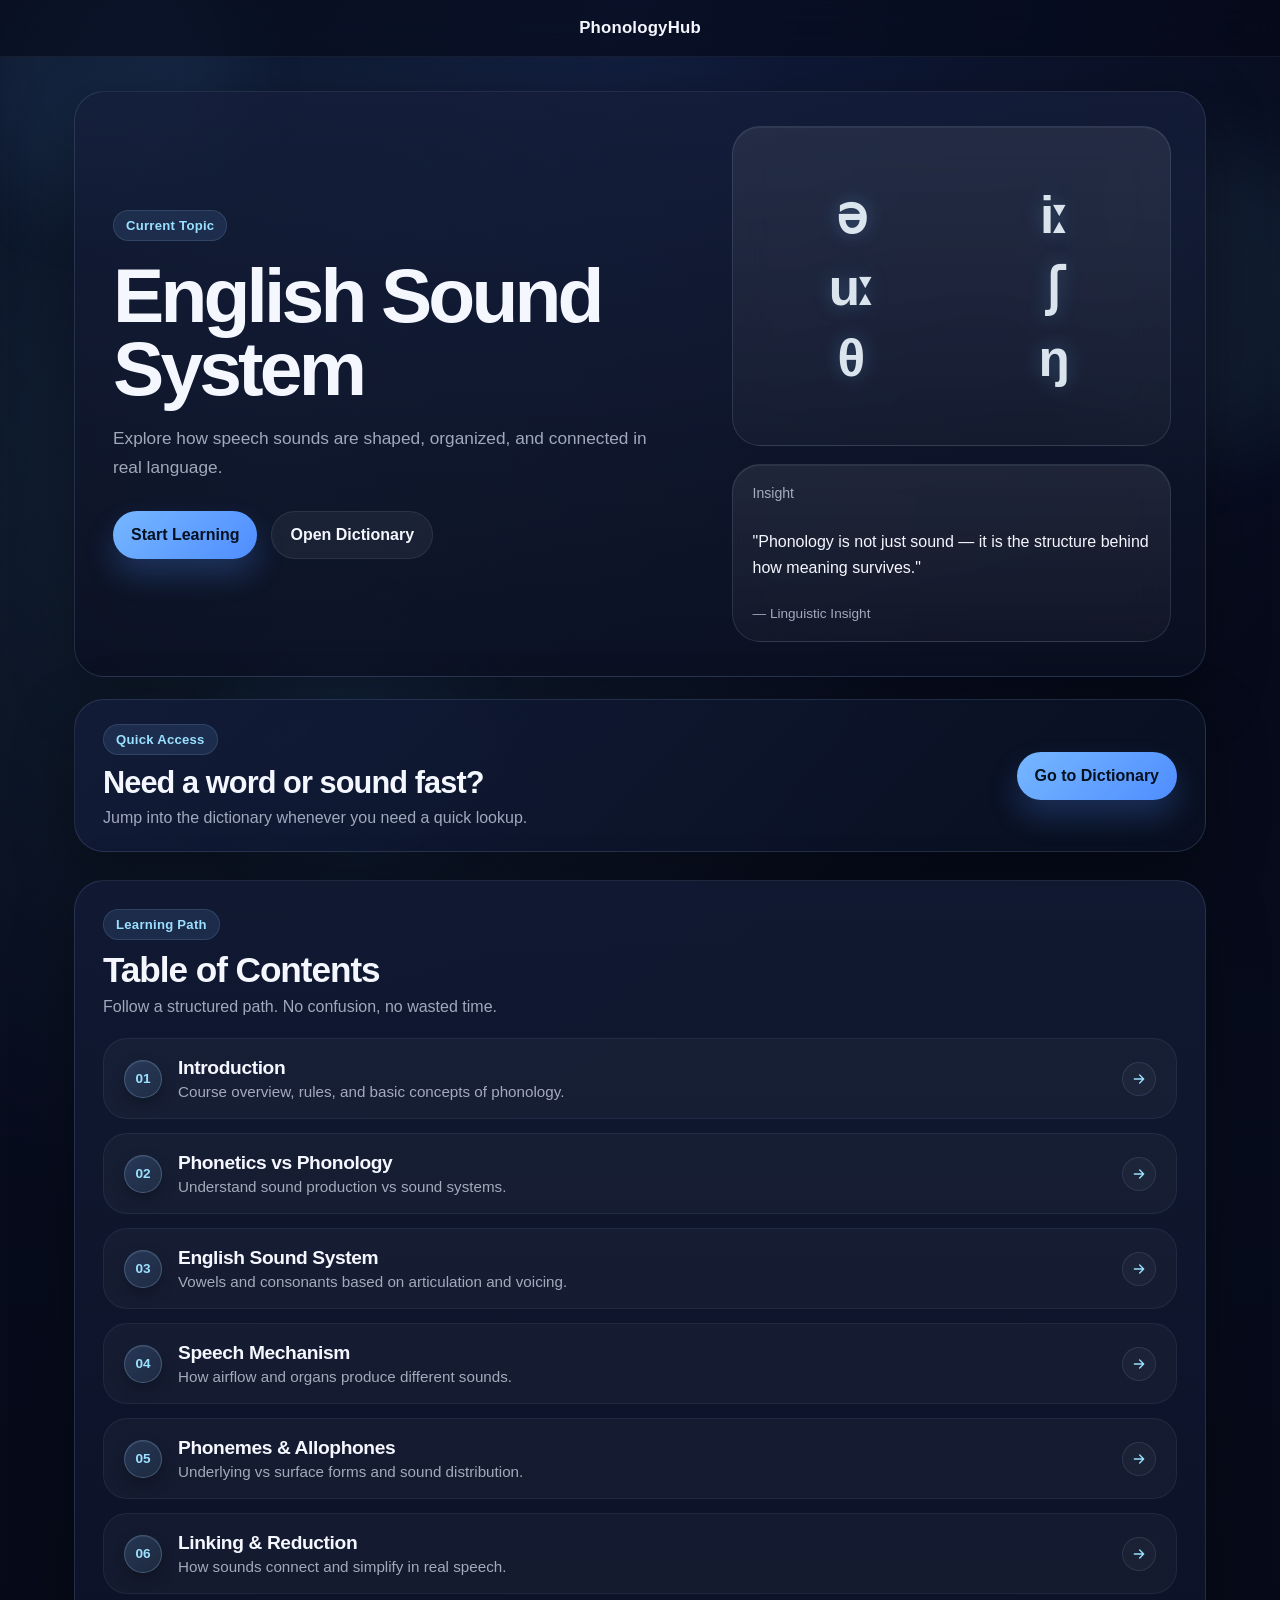
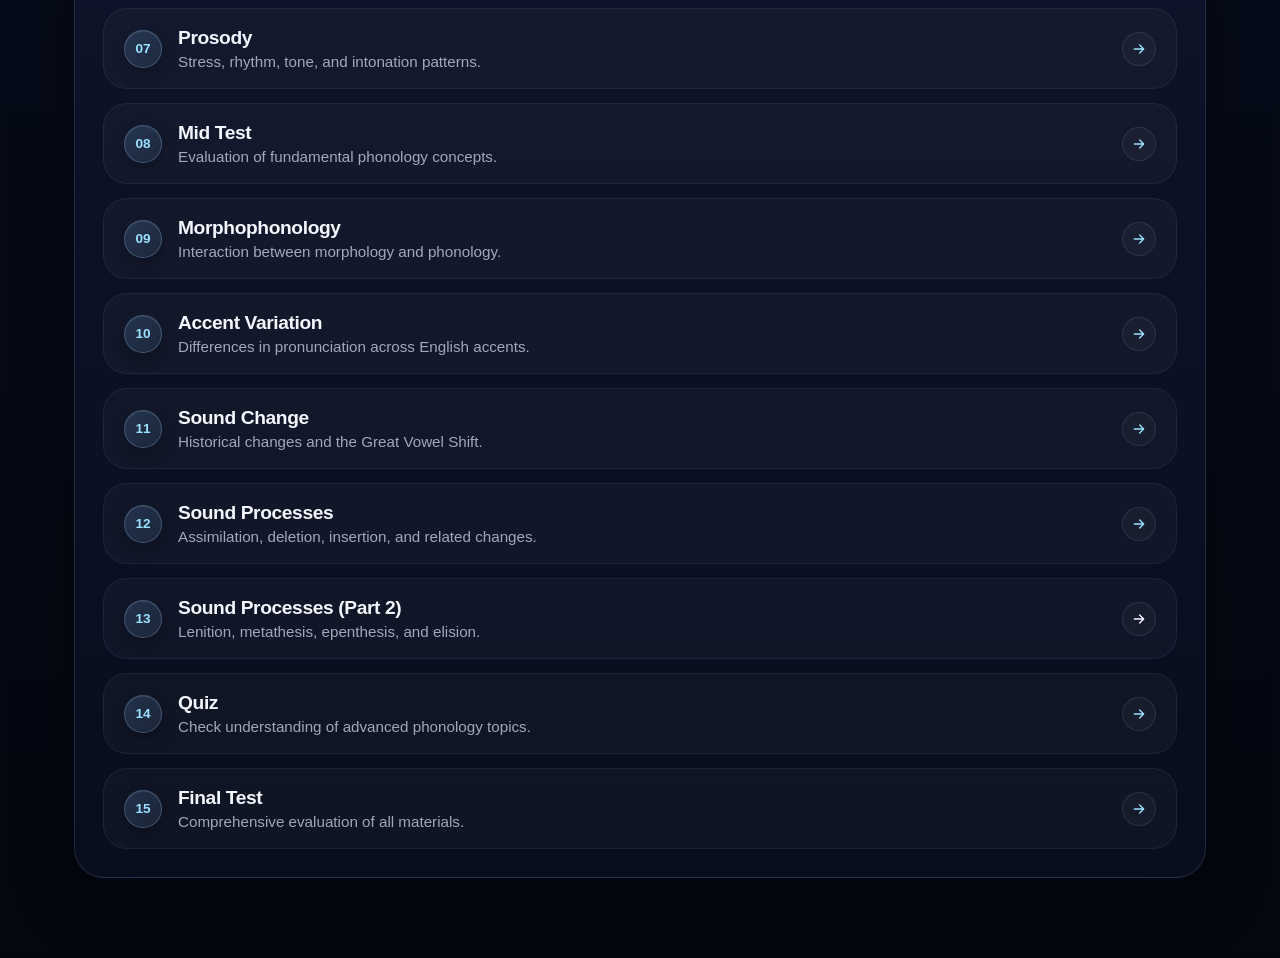
<file: index.html>
<!DOCTYPE html>
<html lang="en">
<head>
  <meta charset="UTF-8" />
  <meta name="viewport" content="width=device-width, initial-scale=1.0" />
  <title>PhonologyHub</title>
  <link rel="stylesheet" href="css/style.css" />
</head>
<body>
  <div class="bg-orb orb-1"></div>
  <div class="bg-orb orb-2"></div>
  <div class="bg-orb orb-3"></div>

  <header class="navbar">
  <div class="nav-content">
    <a class="logo" href="#">PhonologyHub</a>
  </div>
</header>

  <main class="page">
    <section class="hero-card reveal" id="topic">
      <div class="hero-copy">
        <span class="eyebrow">Current Topic</span>
        <h1>English Sound System</h1>
        <p>
          Explore how speech sounds are shaped, organized, and connected in real language.
        </p>

        <div class="hero-actions">
          <a class="btn btn-primary" href="#roadmap">Start Learning</a>
          <a class="btn btn-secondary" href="#dictionary-cta">Open Dictionary</a>
        </div>
      </div>

      <div class="hero-visual" aria-hidden="true">
        <div class="glass-panel ipa-panel">
          <span>ə</span>
          <span>iː</span>
          <span>uː</span>
          <span>ʃ</span>
          <span>θ</span>
          <span>ŋ</span>
        </div>
        <div class="glass-panel quote-panel">
  <div class="mini-label">Insight</div>
  <p class="quote-text">Loading insight...</p>
  <span class="quote-author"></span>
</div>
      </div>
    </section>

    <section class="cta-strip reveal" id="dictionary-cta">
      <div>
        <span class="eyebrow">Quick Access</span>
        <h2>Need a word or sound fast?</h2>
        <p>Jump into the dictionary whenever you need a quick lookup.</p>
      </div>
      <a class="btn btn-primary" href="#">Go to Dictionary</a>
    </section>

    <section class="toc-section reveal" id="roadmap">
  <div class="toc-header">
    <span class="eyebrow">Learning Path</span>
    <h2>Table of Contents</h2>
    <p>Follow a structured path. No confusion, no wasted time.</p>
  </div>

  <div class="toc-list">

  <a href="toc/one.html" class="toc-item">
    <div class="toc-left">
      <span class="toc-num">01</span>
      <div>
        <h3>Introduction</h3>
        <p>Course overview, rules, and basic concepts of phonology.</p>
      </div>
    </div>
   <span class="toc-arrow">
  <svg viewBox="0 0 24 24" fill="none">
    <path d="M5 12H19M19 12L13 6M19 12L13 18"/>
  </svg>
</span>
  </a>

  <a href="toc/two.html" class="toc-item">
    <div class="toc-left">
      <span class="toc-num">02</span>
      <div>
        <h3>Phonetics vs Phonology</h3>
        <p>Understand sound production vs sound systems.</p>
      </div>
    </div>
    <span class="toc-arrow">
  <svg viewBox="0 0 24 24" fill="none">
    <path d="M5 12H19M19 12L13 6M19 12L13 18"/>
  </svg>
</span>
  </a>

  <a href="toc/three.html" class="toc-item">
    <div class="toc-left">
      <span class="toc-num">03</span>
      <div>
        <h3>English Sound System</h3>
        <p>Vowels and consonants based on articulation and voicing.</p>
      </div>
    </div>
   <span class="toc-arrow">
  <svg viewBox="0 0 24 24" fill="none">
    <path d="M5 12H19M19 12L13 6M19 12L13 18"/>
  </svg>
</span>
  </a>

  <a href="toc/four.html" class="toc-item">
    <div class="toc-left">
      <span class="toc-num">04</span>
      <div>
        <h3>Speech Mechanism</h3>
        <p>How airflow and organs produce different sounds.</p>
      </div>
    </div>
    <span class="toc-arrow">
  <svg viewBox="0 0 24 24" fill="none">
    <path d="M5 12H19M19 12L13 6M19 12L13 18"/>
  </svg>
</span>
  </a>

  <a href="toc/five.html" class="toc-item">
    <div class="toc-left">
      <span class="toc-num">05</span>
      <div>
        <h3>Phonemes & Allophones</h3>
        <p>Underlying vs surface forms and sound distribution.</p>
      </div>
    </div>
    <span class="toc-arrow">
  <svg viewBox="0 0 24 24" fill="none">
    <path d="M5 12H19M19 12L13 6M19 12L13 18"/>
  </svg>
</span>
  </a>

  <a href="toc/six.html" class="toc-item">
    <div class="toc-left">
      <span class="toc-num">06</span>
      <div>
        <h3>Linking & Reduction</h3>
        <p>How sounds connect and simplify in real speech.</p>
      </div>
    </div>
    <span class="toc-arrow">
  <svg viewBox="0 0 24 24" fill="none">
    <path d="M5 12H19M19 12L13 6M19 12L13 18"/>
  </svg>
</span>
  </a>

  <a href="toc/seven.html" class="toc-item">
    <div class="toc-left">
      <span class="toc-num">07</span>
      <div>
        <h3>Prosody</h3>
        <p>Stress, rhythm, tone, and intonation patterns.</p>
      </div>
    </div>
    <span class="toc-arrow">
  <svg viewBox="0 0 24 24" fill="none">
    <path d="M5 12H19M19 12L13 6M19 12L13 18"/>
  </svg>
</span>
  </a>

  <a href="toc/eight.html" class="toc-item">
    <div class="toc-left">
      <span class="toc-num">08</span>
      <div>
        <h3>Mid Test</h3>
        <p>Evaluation of fundamental phonology concepts.</p>
      </div>
    </div>
    <span class="toc-arrow">
  <svg viewBox="0 0 24 24" fill="none">
    <path d="M5 12H19M19 12L13 6M19 12L13 18"/>
  </svg>
</span>
  </a>

  <a href="toc/nine.html" class="toc-item">
    <div class="toc-left">
      <span class="toc-num">09</span>
      <div>
        <h3>Morphophonology</h3>
        <p>Interaction between morphology and phonology.</p>
      </div>
    </div>
    <span class="toc-arrow">
  <svg viewBox="0 0 24 24" fill="none">
    <path d="M5 12H19M19 12L13 6M19 12L13 18"/>
  </svg>
</span>
  </a>

  <a href="toc/ten.html" class="toc-item">
    <div class="toc-left">
      <span class="toc-num">10</span>
      <div>
        <h3>Accent Variation</h3>
        <p>Differences in pronunciation across English accents.</p>
      </div>
    </div>
    <span class="toc-arrow">
  <svg viewBox="0 0 24 24" fill="none">
    <path d="M5 12H19M19 12L13 6M19 12L13 18"/>
  </svg>
</span>
  </a>

  <a href="toc/eleven.html" class="toc-item">
    <div class="toc-left">
      <span class="toc-num">11</span>
      <div>
        <h3>Sound Change</h3>
        <p>Historical changes and the Great Vowel Shift.</p>
      </div>
    </div>
    <span class="toc-arrow">
  <svg viewBox="0 0 24 24" fill="none">
    <path d="M5 12H19M19 12L13 6M19 12L13 18"/>
  </svg>
</span>
  </a>

  <a href="toc/twelve.html" class="toc-item">
    <div class="toc-left">
      <span class="toc-num">12</span>
      <div>
        <h3>Sound Processes</h3>
        <p>Assimilation, deletion, insertion, and related changes.</p>
      </div>
    </div>
    <span class="toc-arrow">
  <svg viewBox="0 0 24 24" fill="none">
    <path d="M5 12H19M19 12L13 6M19 12L13 18"/>
  </svg>
</span>
  </a>

  <a href="toc/thirteen.html" class="toc-item">
  <div class="toc-left">
    <span class="toc-num">13</span>
    <div>
      <h3>Sound Processes (Part 2)</h3>
      <p>Lenition, metathesis, epenthesis, and elision.</p>
    </div>
  </div>
  <span class="toc-arrow">
    <svg viewBox="0 0 24 24" fill="none">
      <path d="M5 12H19M19 12L13 6M19 12L13 18" stroke="currentColor" stroke-width="2" stroke-linecap="round" stroke-linejoin="round"/>
    </svg>
  </span>
</a>

  <a href="toc/fourteen.html" class="toc-item">
    <div class="toc-left">
      <span class="toc-num">14</span>
      <div>
        <h3>Quiz</h3>
        <p>Check understanding of advanced phonology topics.</p>
      </div>
    </div>
    <span class="toc-arrow">
  <svg viewBox="0 0 24 24" fill="none">
    <path d="M5 12H19M19 12L13 6M19 12L13 18"/>
  </svg>
</span>
  </a>

  <a href="toc/fifteen.html" class="toc-item">
    <div class="toc-left">
      <span class="toc-num">15</span>
      <div>
        <h3>Final Test</h3>
        <p>Comprehensive evaluation of all materials.</p>
      </div>
    </div>
    <span class="toc-arrow">
  <svg viewBox="0 0 24 24" fill="none">
    <path d="M5 12H19M19 12L13 6M19 12L13 18"/>
  </svg>
</span>
  </a>

</div>
</section>
  </main>

  <script src="js/script.js"></script>
</body>
</html>
</file>
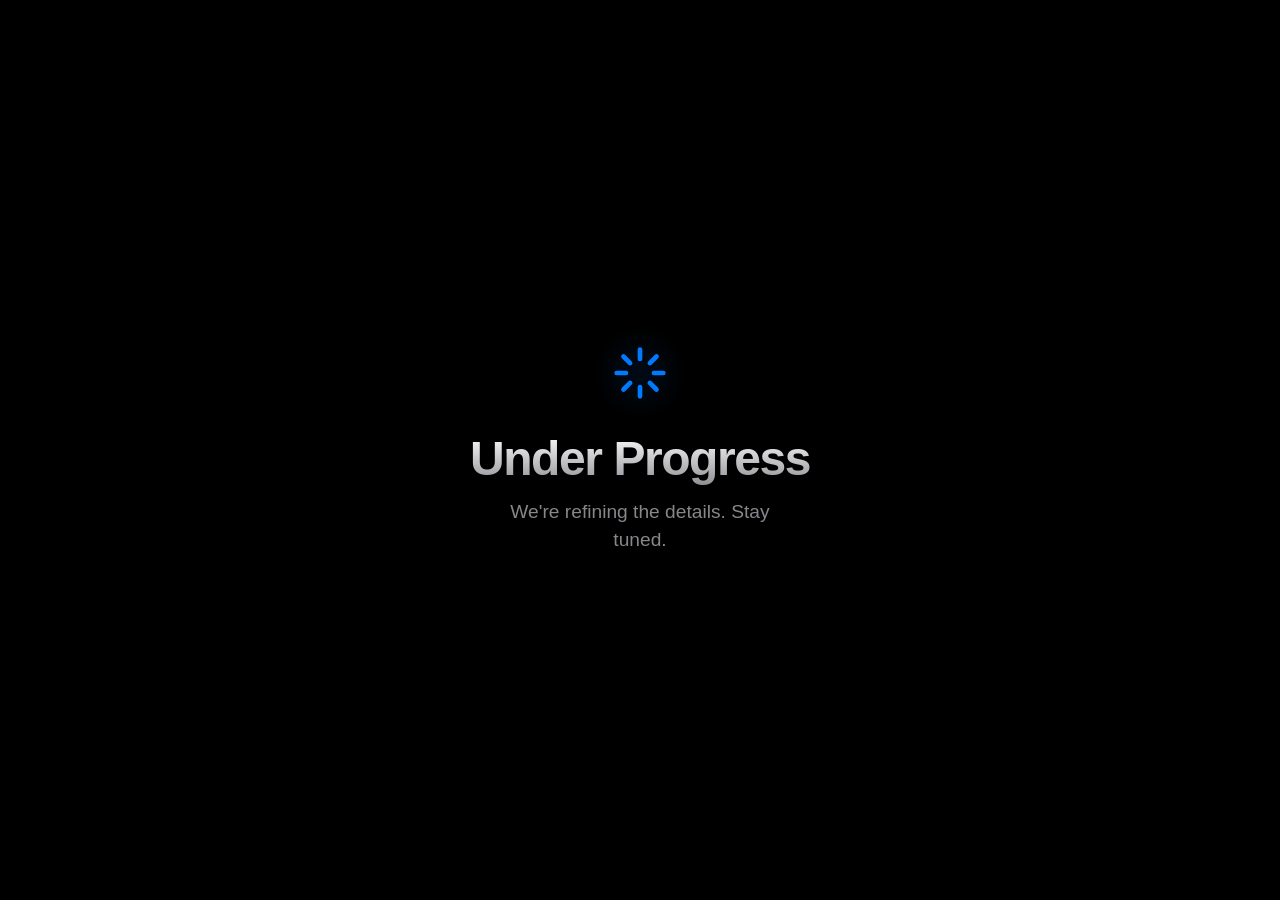
<file: toc/eight.html>
<!DOCTYPE html>
<html lang="en">
<head>
  <meta charset="UTF-8">
  <meta name="viewport" content="width=device-width, initial-scale=1.0">
  <title>Under Progress</title>
  <link rel="stylesheet" href="../css/toc/under-progress.css">
</head>
<body>

  <div class="container">
    <div class="icon-wrapper">
      <svg class="progress-svg" viewBox="0 0 24 24" fill="none" xmlns="http://www.w3.org/2000/svg">
        <path d="M12 2V6M12 18V22M4.93 4.93L7.76 7.76M16.24 16.24L19.07 19.07M2 12H6M18 12H22M4.93 19.07L7.76 16.24M16.24 7.76L19.07 4.93" 
          stroke="currentColor" 
          stroke-width="2" 
          stroke-linecap="round" 
          stroke-linejoin="round"/>
      </svg>
    </div>
    
    <h1 class="status-text">Under Progress</h1>
    <p class="sub-text">We're refining the details. Stay tuned.</p>
  </div>

</body>
</html>
</file>
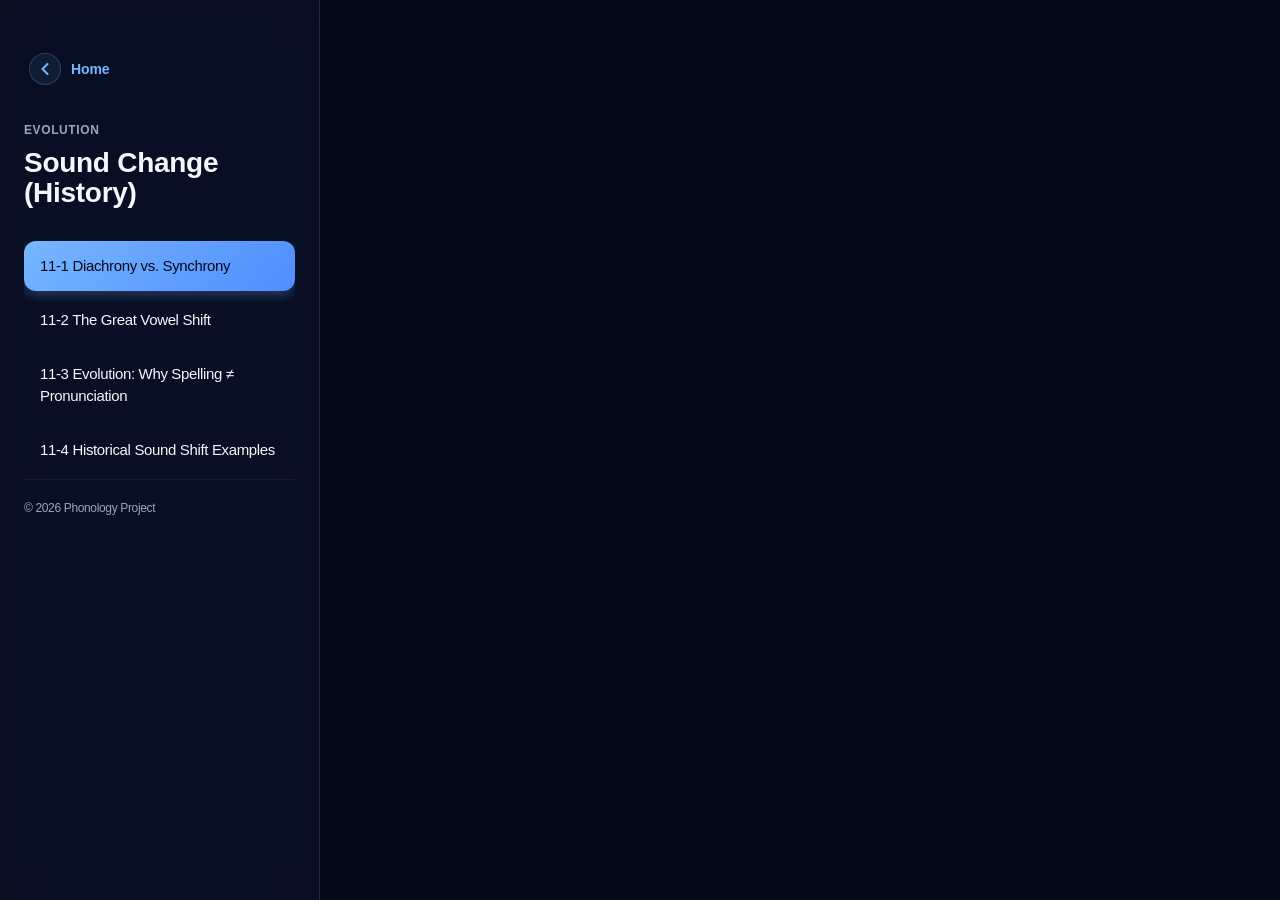
<file: toc/eleven.html>
<!DOCTYPE html> 
<html lang="en">
<head>
  <meta charset="UTF-8">
  <meta name="viewport" content="width=device-width, initial-scale=1.0">
  <title> Introduction | Phonology</title>
  <link rel="stylesheet" href="../css/toc/one.css">
</head>
<body>

  <div class="chapter-container">
    <!-- Sidebar -->
    <aside class="sidebar">
      <div class="sidebar-top">
        <a href="../index.html" class="back-btn">
  <div class="back-icon">
    <svg width="20" height="20" viewBox="0 0 24 24" fill="none" xmlns="http://www.w3.org/2000/svg">
      <path d="M15 18L9 12L15 6" stroke="currentColor" stroke-width="2.5" stroke-linecap="round" stroke-linejoin="round"/>
    </svg>
  </div>
  <span>Home</span>
</a>
        <div class="header-section">
  <span class="eyebrow">Evolution</span>
  <h1 class="chapter-title">Sound Change (History)</h1>
</div>

<nav class="side-nav">
  <a href="#sec11-1" class="nav-item active">11-1 Diachrony vs. Synchrony</a>
  <a href="#sec11-2" class="nav-item">11-2 The Great Vowel Shift</a>
  <a href="#sec11-3" class="nav-item">11-3 Evolution: Why Spelling ≠ Pronunciation</a>
  <a href="#sec11-4" class="nav-item">11-4 Historical Sound Shift Examples</a>
</nav>

      <div class="sidebar-footer">
        <p>© 2026 Phonology Project</p>
      </div>
    </aside>

    <!-- Main Content -->
    <main class="content-area">
      
    </main>

  </div>

<script src="../js/toc/one.js"></script>
</body>
</html>
</file>
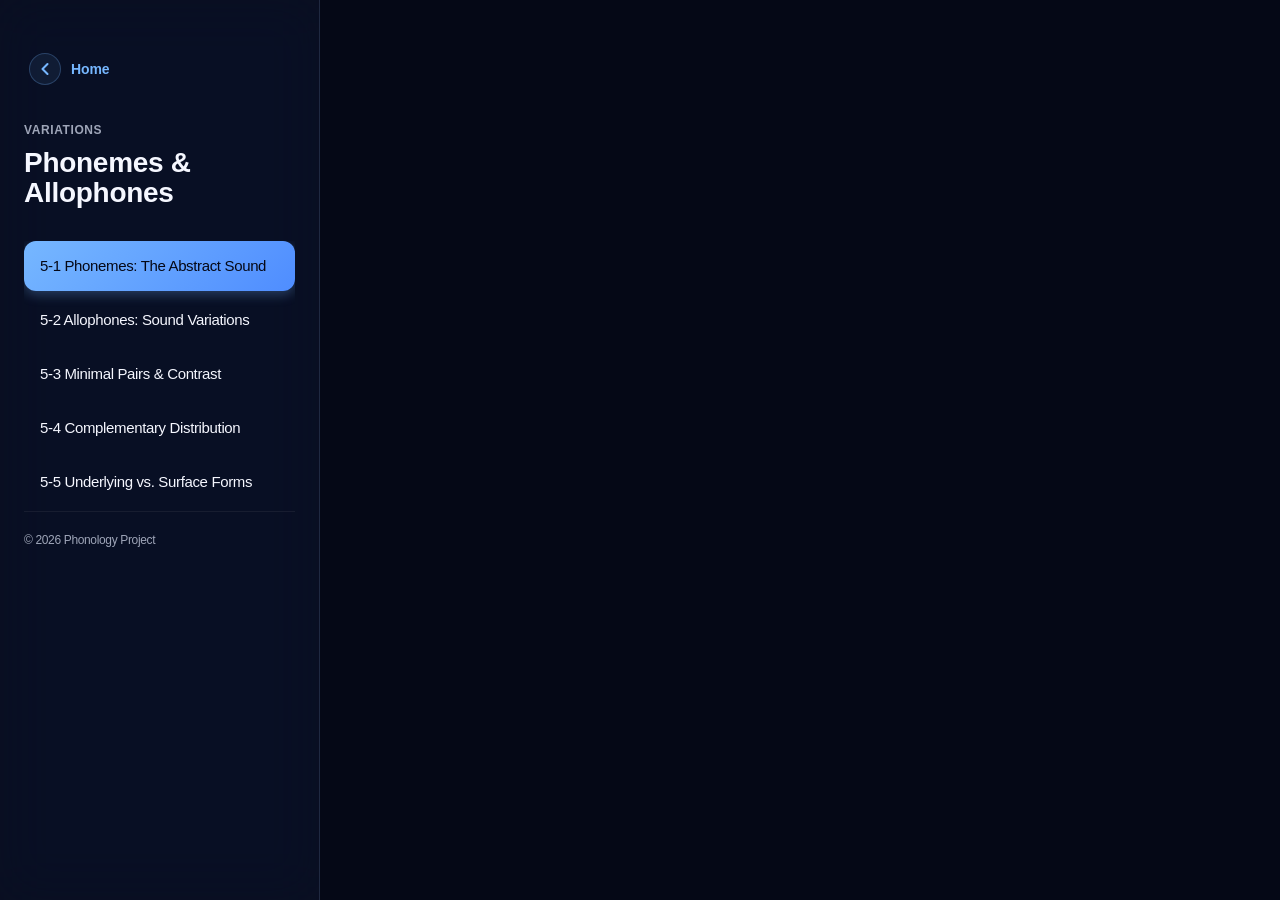
<file: toc/five.html>
<!DOCTYPE html> 
<html lang="en">
<head>
  <meta charset="UTF-8">
  <meta name="viewport" content="width=device-width, initial-scale=1.0">
  <title> Introduction | Phonology</title>
  <link rel="stylesheet" href="../css/toc/one.css">
</head>
<body>

  <div class="chapter-container">
    <!-- Sidebar -->
    <aside class="sidebar">
      <div class="sidebar-top">
        <a href="../index.html" class="back-btn">
  <div class="back-icon">
    <svg width="20" height="20" viewBox="0 0 24 24" fill="none" xmlns="http://www.w3.org/2000/svg">
      <path d="M15 18L9 12L15 6" stroke="currentColor" stroke-width="2.5" stroke-linecap="round" stroke-linejoin="round"/>
    </svg>
  </div>
  <span>Home</span>
</a>
        <div class="header-section">
  <span class="eyebrow">Variations</span>
  <h1 class="chapter-title">Phonemes & Allophones</h1>
</div>

<nav class="side-nav">
  <a href="#sec5-1" class="nav-item active">5-1 Phonemes: The Abstract Sound</a>
  <a href="#sec5-2" class="nav-item">5-2 Allophones: Sound Variations</a>
  <a href="#sec5-3" class="nav-item">5-3 Minimal Pairs & Contrast</a>
  <a href="#sec5-4" class="nav-item">5-4 Complementary Distribution</a>
  <a href="#sec5-5" class="nav-item">5-5 Underlying vs. Surface Forms</a>
</nav>

      <div class="sidebar-footer">
        <p>© 2026 Phonology Project</p>
      </div>
    </aside>

    <!-- Main Content -->
    <main class="content-area">
      
    </main>

  </div>

<script src="../js/toc/one.js"></script>
</body>
</html>
</file>
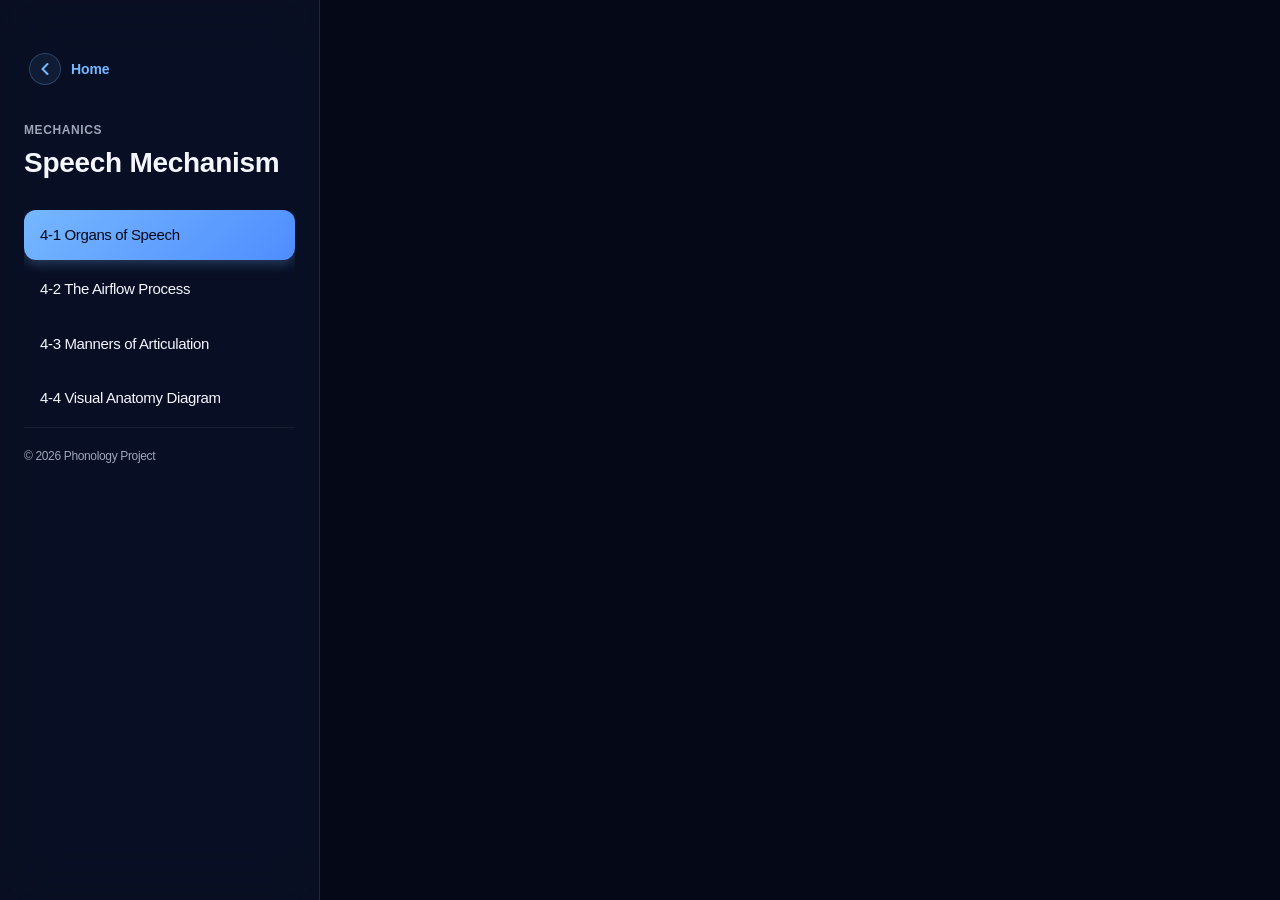
<file: toc/four.html>
<!DOCTYPE html> 
<html lang="en">
<head>
  <meta charset="UTF-8">
  <meta name="viewport" content="width=device-width, initial-scale=1.0">
  <title> Introduction | Phonology</title>
  <link rel="stylesheet" href="../css/toc/one.css">
</head>
<body>

  <div class="chapter-container">
    <!-- Sidebar -->
    <aside class="sidebar">
      <div class="sidebar-top">
        <a href="../index.html" class="back-btn">
  <div class="back-icon">
    <svg width="20" height="20" viewBox="0 0 24 24" fill="none" xmlns="http://www.w3.org/2000/svg">
      <path d="M15 18L9 12L15 6" stroke="currentColor" stroke-width="2.5" stroke-linecap="round" stroke-linejoin="round"/>
    </svg>
  </div>
  <span>Home</span>
</a>
        <div class="header-section">
  <span class="eyebrow">Mechanics</span>
  <h1 class="chapter-title">Speech Mechanism</h1>
</div>

<nav class="side-nav">
  <a href="#sec4-1" class="nav-item active">4-1 Organs of Speech</a>
  <a href="#sec4-2" class="nav-item">4-2 The Airflow Process</a>
  <a href="#sec4-3" class="nav-item">4-3 Manners of Articulation</a>
  <a href="#sec4-4" class="nav-item">4-4 Visual Anatomy Diagram</a>
</nav>

      <div class="sidebar-footer">
        <p>© 2026 Phonology Project</p>
      </div>
    </aside>

    <!-- Main Content -->
    <main class="content-area">
      
    </main>

  </div>

<script src="../js/toc/one.js"></script>
</body>
</html>
</file>
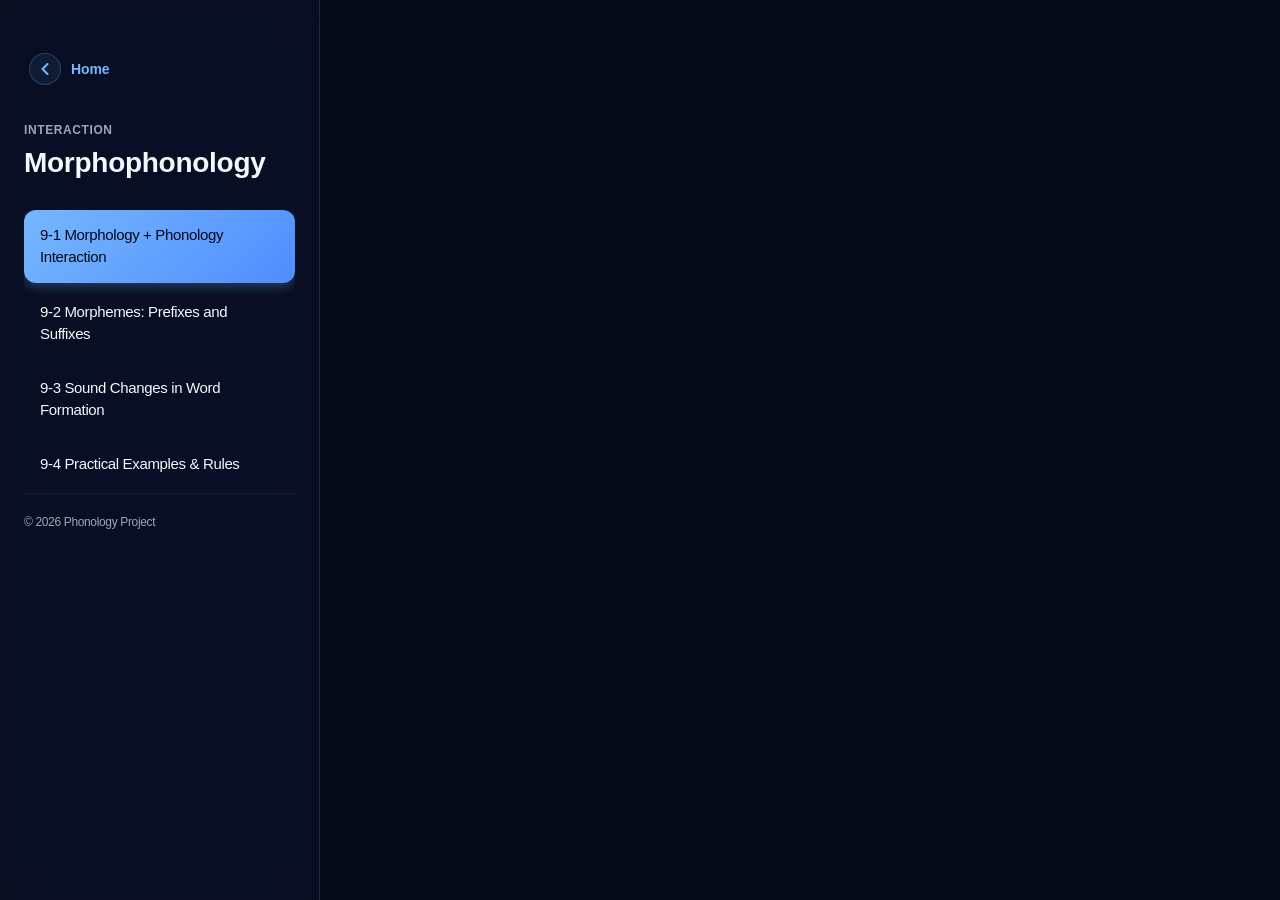
<file: toc/nine.html>
<!DOCTYPE html> 
<html lang="en">
<head>
  <meta charset="UTF-8">
  <meta name="viewport" content="width=device-width, initial-scale=1.0">
  <title> Introduction | Phonology</title>
  <link rel="stylesheet" href="../css/toc/one.css">
</head>
<body>

  <div class="chapter-container">
    <!-- Sidebar -->
    <aside class="sidebar">
      <div class="sidebar-top">
        <a href="../index.html" class="back-btn">
  <div class="back-icon">
    <svg width="20" height="20" viewBox="0 0 24 24" fill="none" xmlns="http://www.w3.org/2000/svg">
      <path d="M15 18L9 12L15 6" stroke="currentColor" stroke-width="2.5" stroke-linecap="round" stroke-linejoin="round"/>
    </svg>
  </div>
  <span>Home</span>
</a>
        <div class="header-section">
  <span class="eyebrow">Interaction</span>
  <h1 class="chapter-title">Morphophonology</h1>
</div>

<nav class="side-nav">
  <a href="#sec9-1" class="nav-item active">9-1 Morphology + Phonology Interaction</a>
  <a href="#sec9-2" class="nav-item">9-2 Morphemes: Prefixes and Suffixes</a>
  <a href="#sec9-3" class="nav-item">9-3 Sound Changes in Word Formation</a>
  <a href="#sec9-4" class="nav-item">9-4 Practical Examples & Rules</a>
</nav>

      <div class="sidebar-footer">
        <p>© 2026 Phonology Project</p>
      </div>
    </aside>

    <!-- Main Content -->
    <main class="content-area">
      
    </main>

  </div>

<script src="../js/toc/one.js"></script>
</body>
</html>
</file>
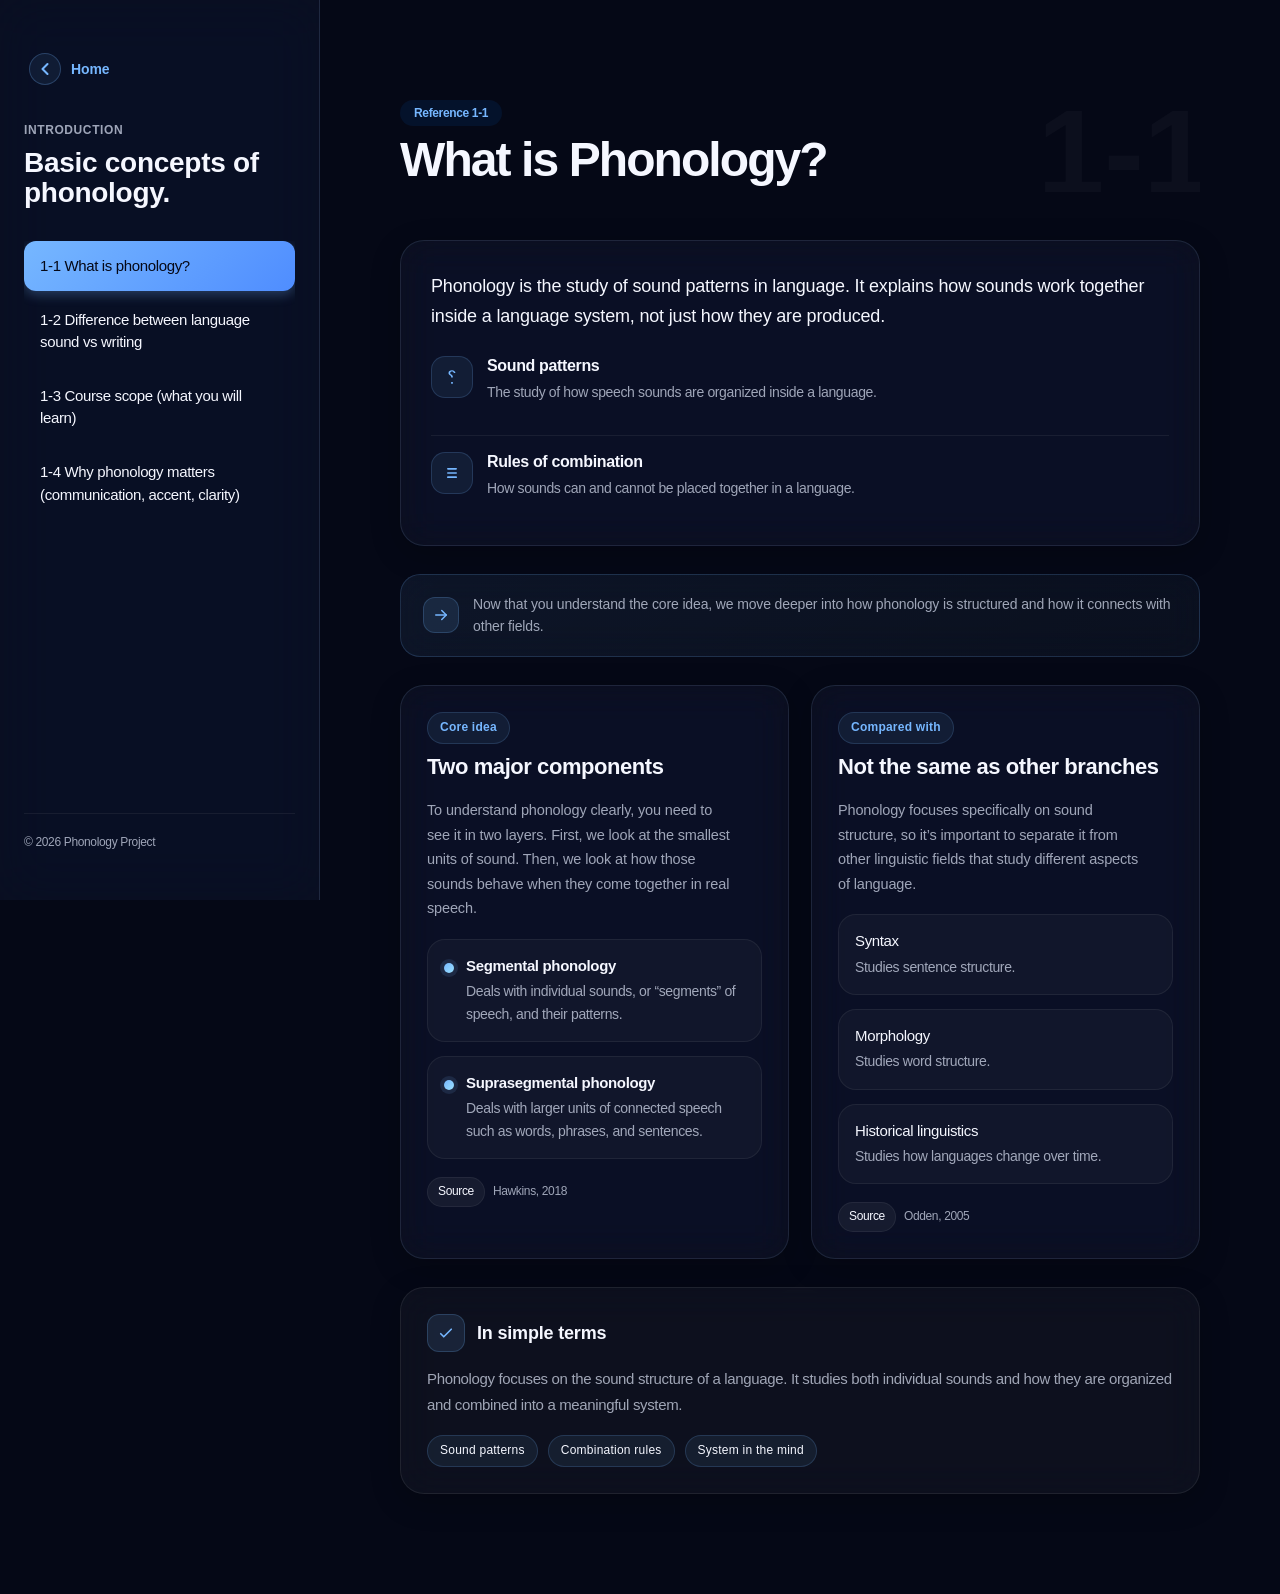
<file: toc/one.html>
<!DOCTYPE html> 
<html lang="en">
<head>
  <meta charset="UTF-8">
  <meta name="viewport" content="width=device-width, initial-scale=1.0">
  <title> Introduction | Phonology</title>
  <link rel="stylesheet" href="../css/toc/one.css">
</head>
<body>

  <div class="chapter-container">
    <!-- Sidebar -->
    <aside class="sidebar">
      <div class="sidebar-top">
        <a href="../index.html" class="back-btn">
  <div class="back-icon">
    <svg width="20" height="20" viewBox="0 0 24 24" fill="none" xmlns="http://www.w3.org/2000/svg">
      <path d="M15 18L9 12L15 6" stroke="currentColor" stroke-width="2.5" stroke-linecap="round" stroke-linejoin="round"/>
    </svg>
  </div>
  <span>Home</span>
</a>
        <span class="eyebrow">Introduction</span>
        <h1 class="chapter-title">Basic concepts of phonology.</h1>
      </div>
      
      <nav class="side-nav">
        <a href="#sec1-1" class="nav-item active">1-1 What is phonology?</a>
        <a href="#sec1-2" class="nav-item">1-2 Difference between language sound vs writing</a>
        <a href="#sec1-3" class="nav-item">1-3 Course scope (what you will learn)</a>
        <a href="#sec1-4" class="nav-item">1-4 Why phonology matters (communication, accent, clarity)</a>
      </nav>

      <div class="sidebar-footer">
        <p>© 2026 Phonology Project</p>
      </div>
    </aside>

    <!-- Main Content -->
    <main class="content-area">
      <section id="sec1-1" class="materi-section active">
  <div class="section-header">
    <div class="header-content">
      <span class="section-badge">Reference 1-1</span>
      <h2 class="main-heading">What is Phonology?</h2>
      <p class="section-subtitle"></p>
    </div>
    <!-- Dekorasi angka besar di background -->
    <span class="header-number">1-1</span>
  </div>

  
  <div class="section-body">
  <div class="glass-card intro-card">
    <p class="lead-text">
      Phonology is the study of sound patterns in language. It explains how sounds work together inside a language system, not just how they are produced.
    </p>

    <div class="key-points">
      <div class="key-point">
        <div class="key-icon" aria-hidden="true">
          <svg viewBox="0 0 24 24" fill="none">
            <path d="M12 4C9.5 4 7.8 5.3 7.8 7.2c0 1.1.6 2 1.7 2.6.9.5 1.5 1.1 1.5 2.2v.7h2v-.8c0-1.4-.7-2.3-1.8-2.9-.8-.4-1.4-.9-1.4-1.8 0-1.1 1-1.8 2.2-1.8 1.2 0 2.1.7 2.1 1.7h2C16.1 5.9 14.4 4 12 4Z" fill="currentColor"/>
            <path d="M11 18h2v2h-2v-2Z" fill="currentColor"/>
          </svg>
        </div>
        <div>
          <h3>Sound patterns</h3>
          <p>The study of how speech sounds are organized inside a language.</p>
        </div>
      </div>

      <div class="key-point">
        <div class="key-icon" aria-hidden="true">
          <svg viewBox="0 0 24 24" fill="none">
            <path d="M7 7h10M7 12h10M7 17h10" stroke="currentColor" stroke-width="2" stroke-linecap="round"/>
          </svg>
        </div>
        <div>
          <h3>Rules of combination</h3>
          <p>How sounds can and cannot be placed together in a language.</p>
        </div>
      </div>
    </div>
  </div>

  <div class="transition-card">
  <div class="transition-content">
    
    <div class="transition-icon" aria-hidden="true">
      <svg viewBox="0 0 24 24" fill="none">
        <path d="M5 12h14" stroke="currentColor" stroke-width="2" stroke-linecap="round"/>
        <path d="M13 6l6 6-6 6" stroke="currentColor" stroke-width="2" stroke-linecap="round" stroke-linejoin="round"/>
      </svg>
    </div>

    <p class="transition-text">
      Now that you understand the core idea, we move deeper into how phonology is structured and how it connects with other fields.
    </p>

  </div>
</div>

  <div class="split-grid">
    <article class="glass-card content-card">
      <div class="card-topline">
        <span class="mini-badge">Core idea</span>
      </div>
      <h3>Two major components</h3>
      <p class="content-explainer">
  To understand phonology clearly, you need to see it in two layers. 
  First, we look at the smallest units of sound. Then, we look at how those sounds behave when they come together in real speech.
</p>

      <div class="stack-list">
        <div class="stack-item">
          <span class="stack-dot"></span>
          <div>
            <strong>Segmental phonology</strong>
            <p>Deals with individual sounds, or “segments” of speech, and their patterns.</p>
          </div>
        </div>

        <div class="stack-item">
          <span class="stack-dot"></span>
          <div>
            <strong>Suprasegmental phonology</strong>
            <p>Deals with larger units of connected speech such as words, phrases, and sentences.</p>
          </div>
        </div>
      </div>

      <p class="source-line">
        <span class="source-label">Source</span>
        Hawkins, 2018
      </p>
    </article>

    <article class="glass-card content-card">
      <div class="card-topline">
        <span class="mini-badge">Compared with</span>
      </div>
      <h3>Not the same as other branches</h3>
      <p class="content-explainer">
  Phonology focuses specifically on sound structure, so it’s important to separate it from other linguistic fields that study different aspects of language.
</p>

      <div class="compare-list">
        <div class="compare-item">
          <span class="compare-title">Syntax</span>
          <p>Studies sentence structure.</p>
        </div>
        <div class="compare-item">
          <span class="compare-title">Morphology</span>
          <p>Studies word structure.</p>
        </div>
        <div class="compare-item">
          <span class="compare-title">Historical linguistics</span>
          <p>Studies how languages change over time.</p>
        </div>
      </div>

      <p class="source-line">
        <span class="source-label">Source</span>
        Odden, 2005
      </p>
    </article>
  </div>
</div>

<div class="conclusion-card">
  <div class="conclusion-header">
    
    <div class="conclusion-icon" aria-hidden="true">
      <svg viewBox="0 0 24 24" fill="none">
        <path d="M5 13l4 4L19 7" stroke="currentColor" stroke-width="2.2" stroke-linecap="round" stroke-linejoin="round"/>
      </svg>
    </div>

    <h3>In simple terms</h3>
  </div>

  <div class="conclusion-body">
    <p>
  Phonology focuses on the sound structure of a language. 
  It studies both individual sounds and how they are organized and combined into a meaningful system.
</p>

    <div class="conclusion-points">
      <span class="pill">Sound patterns</span>
      <span class="pill">Combination rules</span>
      <span class="pill">System in the mind</span>
    </div>
  </div>
</div>

  </section>


  <!-- ========================================================================== 
   @group 08. SECTION 1-2 CONTENT (LANGUAGE SOUND vs WRITING)
   ========================================================================== -->

<section id="sec1-2" class="materi-section">

  <div class="section-header">

    <div class="header-content">

      <span class="section-badge">Reference 1-2</span>

      <h2 class="main-heading">Language Sound <br> vs Writing System</h2>

      <p class="section-subtitle">Understanding how spoken language differs from written representation</p>

    </div>

    <span class="header-number">1-2</span>

  </div>

  <div class="section-body">

    <!-- Intro Card -->
    <div class="glass-card intro-card">
      <p class="lead-text">
        Language is first and foremost a system of sound in the mind and speech. Writing is only a visual tool used to represent that system.
      </p>

      <div class="key-points">

        <div class="key-point">
          <div class="key-icon">
            <svg viewBox="0 0 24 24" fill="none" stroke="currentColor" stroke-width="2">
              <path d="M12 2a10 10 0 100 20 10 10 0 000-20z"/>
            </svg>
          </div>
          <div>
            <h3>Sound comes first</h3>
            <p>Language exists in spoken form and mental sound patterns before writing exists.</p>
          </div>
        </div>

        <div class="key-point">
          <div class="key-icon">
            <svg viewBox="0 0 24 24" fill="none" stroke="currentColor" stroke-width="2">
              <path d="M4 19h16M4 5h16M6 9h12M6 13h12"/>
            </svg>
          </div>
          <div>
            <h3>Writing is representation</h3>
            <p>Writing only records language visually, it does not define how language works internally.</p>
          </div>
        </div>

      </div>
    </div>

    <!-- Split Grid -->
    <div class="split-grid">

      <!-- Phonology Card -->
      <div class="glass-card content-card">
        <div class="card-topline">
          <span class="mini-badge">Sound System</span>
        </div>

        <h3>Language Sound (Phonology)</h3>

        <p class="content-explainer">
          Phonology studies how sounds function as a system in the mind and speech. It focuses on patterns and meaning differences created by sound.
        </p>

        <div class="stack-list">
          <div class="stack-item">
            <div class="stack-dot"></div>
            <div>
              <strong>Focus</strong>
              <p>What you hear and how it creates meaning</p>
            </div>
          </div>

          <div class="stack-item">
            <div class="stack-dot"></div>
            <div>
              <strong>Core idea</strong>
              <p>Sound patterns and phonemes in the mind</p>
            </div>
          </div>
        </div>
      </div>

      <!-- Writing Card -->
      <div class="glass-card content-card">
        <div class="card-topline">
          <span class="mini-badge">Visual System</span>
        </div>

        <h3>Writing (Orthography)</h3>

        <p class="content-explainer">
          Writing is a visual system used to represent spoken language. It does not control how language works internally.
        </p>

        <div class="stack-list">
          <div class="stack-item">
            <div class="stack-dot"></div>
            <div>
              <strong>Focus</strong>
              <p>How language is written visually</p>
            </div>
          </div>

          <div class="stack-item">
            <div class="stack-dot"></div>
            <div>
              <strong>Core idea</strong>
              <p>Letters, spelling, and symbols</p>
            </div>
          </div>
        </div>
      </div>

    </div>

    <!-- Transition -->
    <div class="transition-card">
      <div class="transition-content">
        <div class="transition-icon">
          <svg viewBox="0 0 24 24" fill="none" stroke="currentColor" stroke-width="2">
            <path d="M12 3v18M3 12h18"/>
          </svg>
        </div>
        <div class="transition-text">
          Language exists in sound first. Writing is only a tool to record it.
        </div>
      </div>
    </div>

    <!-- Example Card -->
<div class="glass-card example-card">
  <div class="mini-badge">Example</div>

  <h3>Sound Difference in English</h3>

  <div class="compare-list">
    <div class="compare-item">
      <div class="compare-title">pat vs bat</div>
      <p>The only difference is /p/ vs /b/. This small change creates different meanings.</p>
    </div>
  </div>

  <p class="content-explainer">
    These sound differences are called phonemes because they change meaning in a language system.
  </p>
</div>

    <!-- Conclusion -->
    <div class="conclusion-card">
      <div class="conclusion-header">
        <div class="conclusion-icon">
          <svg viewBox="0 0 24 24" fill="none" stroke="currentColor" stroke-width="2">
            <path d="M20 6L9 17l-5-5"/>
          </svg>
        </div>
        <h3>Final Understanding</h3>
      </div>

      <div class="conclusion-body">
        <p>
          Phonology deals with spoken sound systems. Writing is only a visual representation of those sounds.
        </p>

        <div class="conclusion-points">
          <span class="pill">Phonology = Sound system</span>
          <span class="pill">Writing = Visual code</span>
        </div>
      </div>
    </div>

  </div>

</section>


  
  
    </main>

  </div>

<script src="../js/toc/one.js"></script>
</body>
</html>
</file>
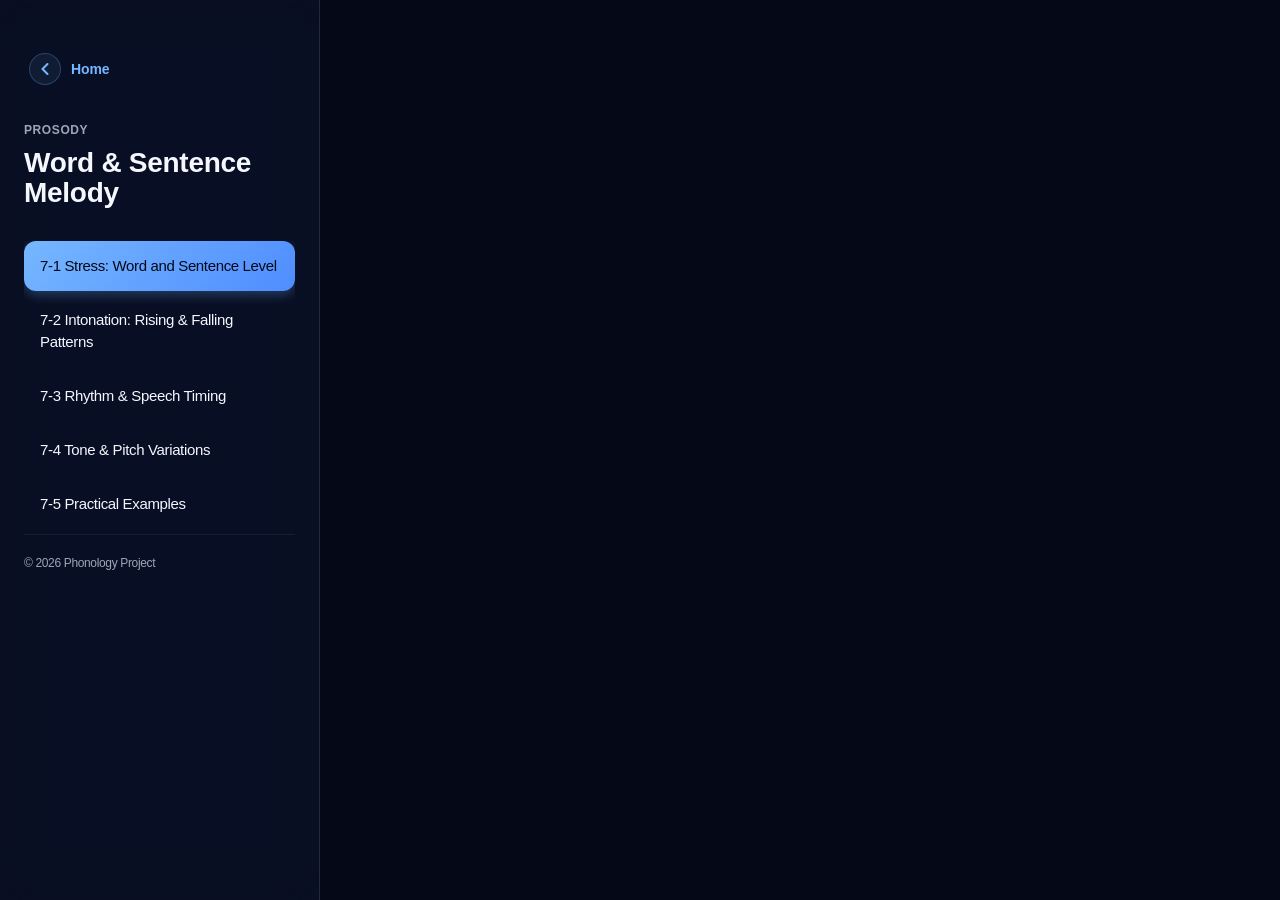
<file: toc/seven.html>
<!DOCTYPE html> 
<html lang="en">
<head>
  <meta charset="UTF-8">
  <meta name="viewport" content="width=device-width, initial-scale=1.0">
  <title> Introduction | Phonology</title>
  <link rel="stylesheet" href="../css/toc/one.css">
</head>
<body>

  <div class="chapter-container">
    <!-- Sidebar -->
    <aside class="sidebar">
      <div class="sidebar-top">
        <a href="../index.html" class="back-btn">
  <div class="back-icon">
    <svg width="20" height="20" viewBox="0 0 24 24" fill="none" xmlns="http://www.w3.org/2000/svg">
      <path d="M15 18L9 12L15 6" stroke="currentColor" stroke-width="2.5" stroke-linecap="round" stroke-linejoin="round"/>
    </svg>
  </div>
  <span>Home</span>
</a>
        <div class="header-section">
  <span class="eyebrow">Prosody</span>
  <h1 class="chapter-title">Word & Sentence Melody</h1>
</div>

<nav class="side-nav">
  <a href="#sec7-1" class="nav-item active">7-1 Stress: Word and Sentence Level</a>
  <a href="#sec7-2" class="nav-item">7-2 Intonation: Rising & Falling Patterns</a>
  <a href="#sec7-3" class="nav-item">7-3 Rhythm & Speech Timing</a>
  <a href="#sec7-4" class="nav-item">7-4 Tone & Pitch Variations</a>
  <a href="#sec7-5" class="nav-item">7-5 Practical Examples</a>
</nav>

      <div class="sidebar-footer">
        <p>© 2026 Phonology Project</p>
      </div>
    </aside>

    <!-- Main Content -->
    <main class="content-area">
      
    </main>

  </div>

<script src="../js/toc/one.js"></script>
</body>
</html>
</file>
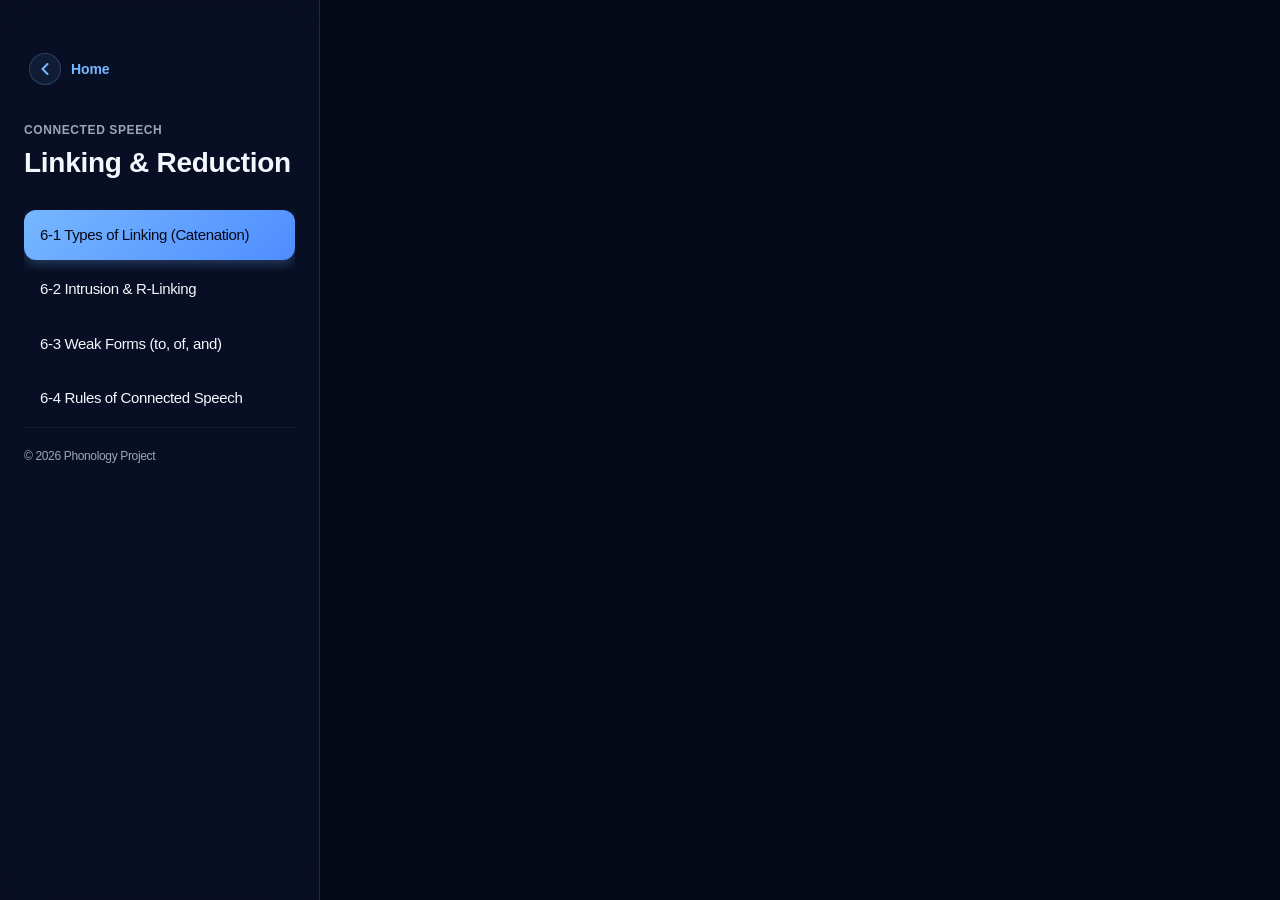
<file: toc/six.html>
<!DOCTYPE html> 
<html lang="en">
<head>
  <meta charset="UTF-8">
  <meta name="viewport" content="width=device-width, initial-scale=1.0">
  <title> Introduction | Phonology</title>
  <link rel="stylesheet" href="../css/toc/one.css">
</head>
<body>

  <div class="chapter-container">
    <!-- Sidebar -->
    <aside class="sidebar">
      <div class="sidebar-top">
        <a href="../index.html" class="back-btn">
  <div class="back-icon">
    <svg width="20" height="20" viewBox="0 0 24 24" fill="none" xmlns="http://www.w3.org/2000/svg">
      <path d="M15 18L9 12L15 6" stroke="currentColor" stroke-width="2.5" stroke-linecap="round" stroke-linejoin="round"/>
    </svg>
  </div>
  <span>Home</span>
</a>
        <div class="header-section">
  <span class="eyebrow">Connected Speech</span>
  <h1 class="chapter-title">Linking & Reduction</h1>
</div>

<nav class="side-nav">
  <a href="#sec6-1" class="nav-item active">6-1 Types of Linking (Catenation)</a>
  <a href="#sec6-2" class="nav-item">6-2 Intrusion & R-Linking</a>
  <a href="#sec6-3" class="nav-item">6-3 Weak Forms (to, of, and)</a>
  <a href="#sec6-4" class="nav-item">6-4 Rules of Connected Speech</a>
</nav>

      <div class="sidebar-footer">
        <p>© 2026 Phonology Project</p>
      </div>
    </aside>

    <!-- Main Content -->
    <main class="content-area">
      
    </main>

  </div>

<script src="../js/toc/one.js"></script>
</body>
</html>
</file>
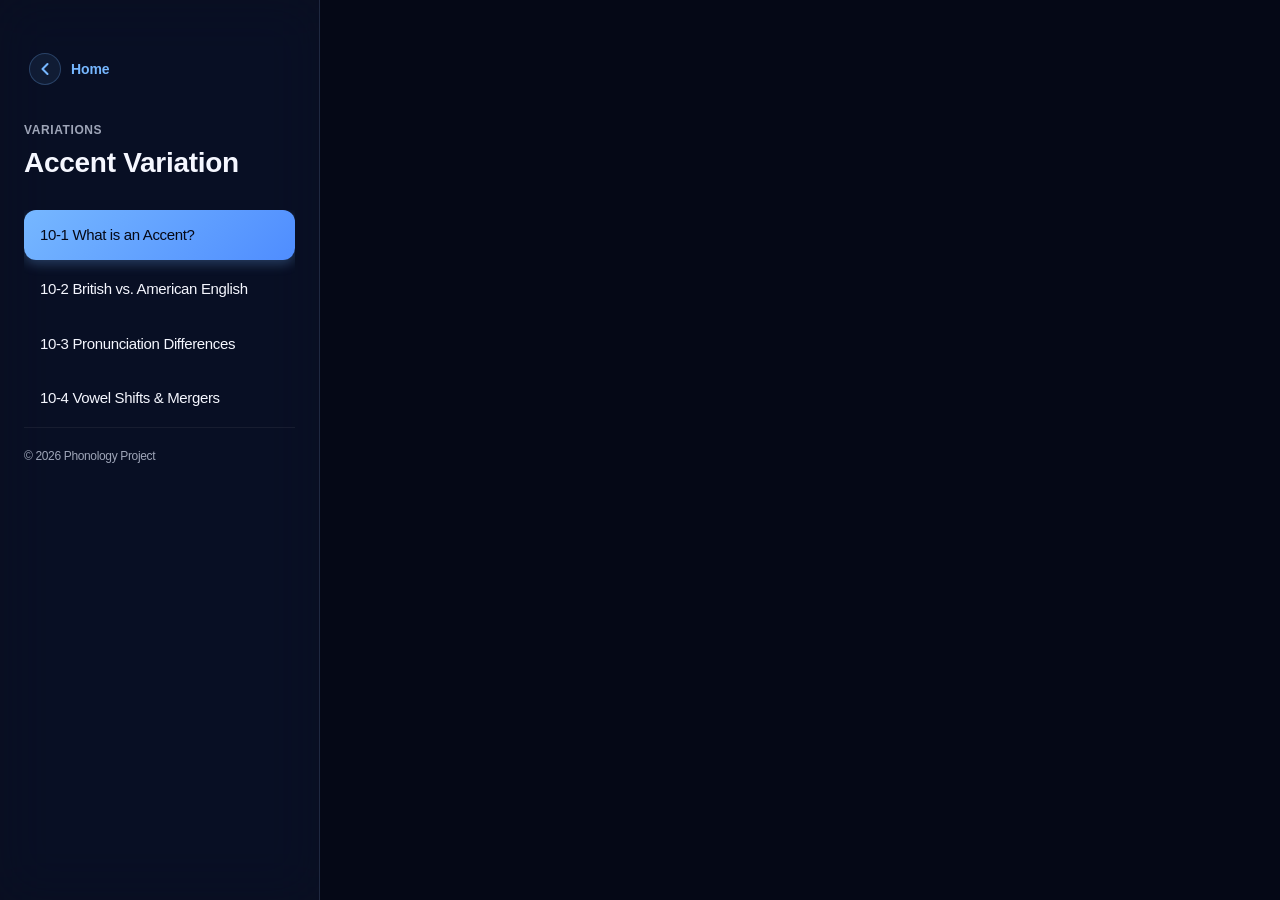
<file: toc/ten.html>
<!DOCTYPE html> 
<html lang="en">
<head>
  <meta charset="UTF-8">
  <meta name="viewport" content="width=device-width, initial-scale=1.0">
  <title> Introduction | Phonology</title>
  <link rel="stylesheet" href="../css/toc/one.css">
</head>
<body>

  <div class="chapter-container">
    <!-- Sidebar -->
    <aside class="sidebar">
      <div class="sidebar-top">
        <a href="../index.html" class="back-btn">
  <div class="back-icon">
    <svg width="20" height="20" viewBox="0 0 24 24" fill="none" xmlns="http://www.w3.org/2000/svg">
      <path d="M15 18L9 12L15 6" stroke="currentColor" stroke-width="2.5" stroke-linecap="round" stroke-linejoin="round"/>
    </svg>
  </div>
  <span>Home</span>
</a>
        <div class="header-section">
  <span class="eyebrow">Variations</span>
  <h1 class="chapter-title">Accent Variation</h1>
</div>

<nav class="side-nav">
  <a href="#sec10-1" class="nav-item active">10-1 What is an Accent?</a>
  <a href="#sec10-2" class="nav-item">10-2 British vs. American English</a>
  <a href="#sec10-3" class="nav-item">10-3 Pronunciation Differences</a>
  <a href="#sec10-4" class="nav-item">10-4 Vowel Shifts & Mergers</a>
</nav>

      <div class="sidebar-footer">
        <p>© 2026 Phonology Project</p>
      </div>
    </aside>

    <!-- Main Content -->
    <main class="content-area">
      
    </main>

  </div>

<script src="../js/toc/one.js"></script>
</body>
</html>
</file>
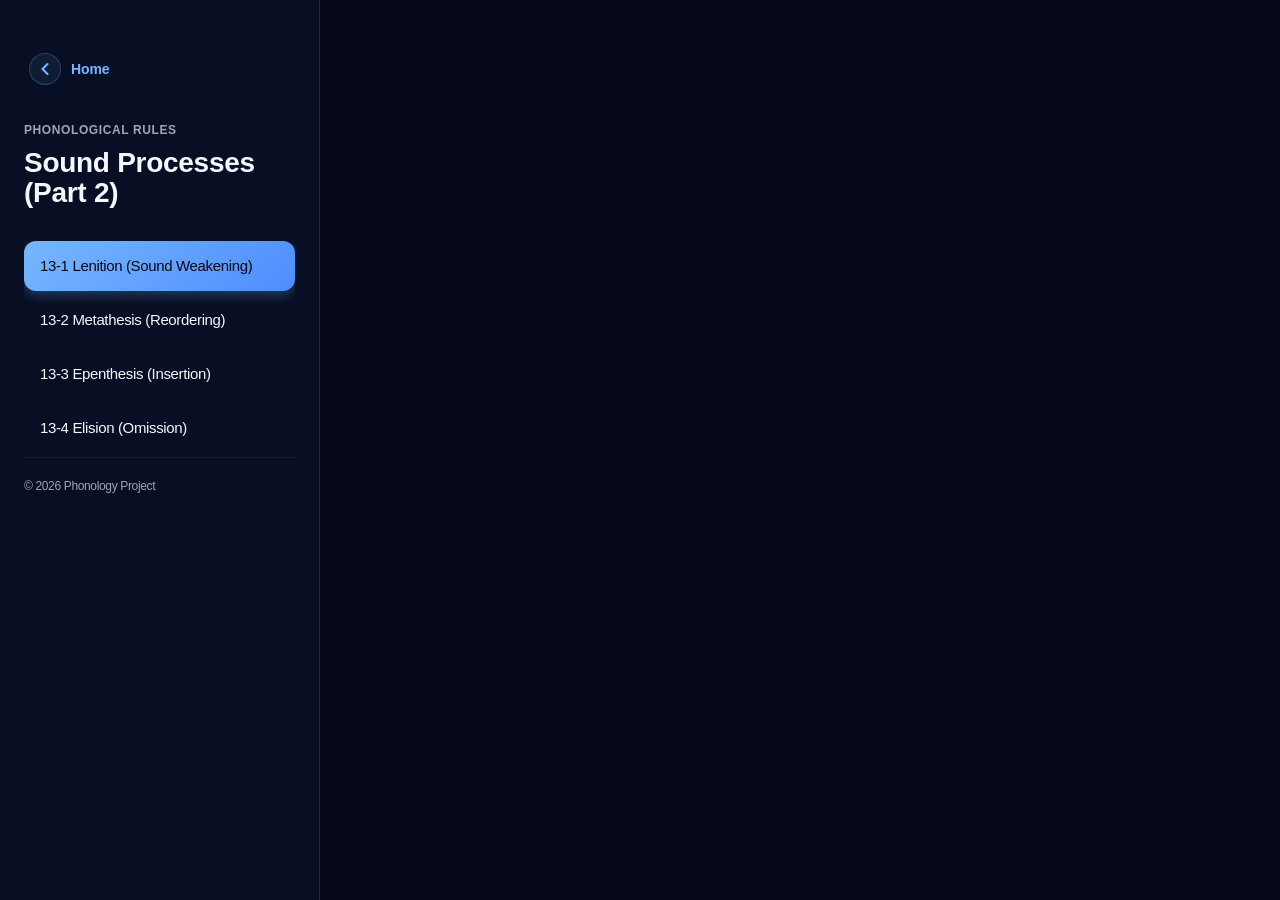
<file: toc/thirteen.html>
<!DOCTYPE html> 
<html lang="en">
<head>
  <meta charset="UTF-8">
  <meta name="viewport" content="width=device-width, initial-scale=1.0">
  <title> Introduction | Phonology</title>
  <link rel="stylesheet" href="../css/toc/one.css">
</head>
<body>

  <div class="chapter-container">
    <!-- Sidebar -->
    <aside class="sidebar">
      <div class="sidebar-top">
        <a href="../index.html" class="back-btn">
  <div class="back-icon">
    <svg width="20" height="20" viewBox="0 0 24 24" fill="none" xmlns="http://www.w3.org/2000/svg">
      <path d="M15 18L9 12L15 6" stroke="currentColor" stroke-width="2.5" stroke-linecap="round" stroke-linejoin="round"/>
    </svg>
  </div>
  <span>Home</span>
</a>
        <div class="header-section">
  <span class="eyebrow">Phonological Rules</span>
  <h1 class="chapter-title">Sound Processes (Part 2)</h1>
</div>

<nav class="side-nav">
  <a href="#sec13-1" class="nav-item active">13-1 Lenition (Sound Weakening)</a>
  <a href="#sec13-2" class="nav-item">13-2 Metathesis (Reordering)</a>
  <a href="#sec13-3" class="nav-item">13-3 Epenthesis (Insertion)</a>
  <a href="#sec13-4" class="nav-item">13-4 Elision (Omission)</a>
</nav>

      <div class="sidebar-footer">
        <p>© 2026 Phonology Project</p>
      </div>
    </aside>

    <!-- Main Content -->
    <main class="content-area">
      
    </main>

  </div>

<script src="../js/toc/one.js"></script>
</body>
</html>
</file>
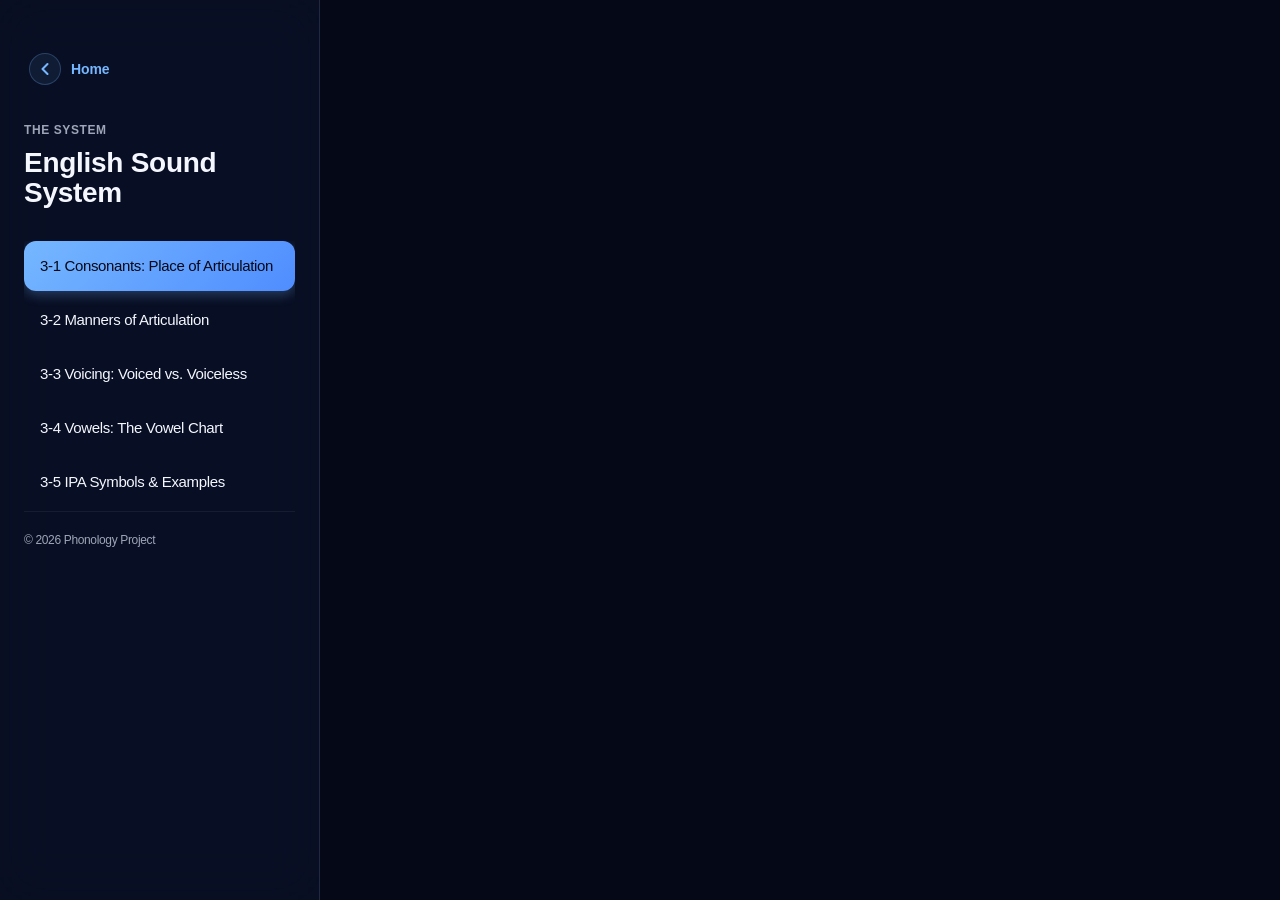
<file: toc/three.html>
<!DOCTYPE html> 
<html lang="en">
<head>
  <meta charset="UTF-8">
  <meta name="viewport" content="width=device-width, initial-scale=1.0">
  <title> Introduction | Phonology</title>
  <link rel="stylesheet" href="../css/toc/one.css">
</head>
<body>

  <div class="chapter-container">
    <!-- Sidebar -->
    <aside class="sidebar">
      <div class="sidebar-top">
        <a href="../index.html" class="back-btn">
  <div class="back-icon">
    <svg width="20" height="20" viewBox="0 0 24 24" fill="none" xmlns="http://www.w3.org/2000/svg">
      <path d="M15 18L9 12L15 6" stroke="currentColor" stroke-width="2.5" stroke-linecap="round" stroke-linejoin="round"/>
    </svg>
  </div>
  <span>Home</span>
</a>
        <div class="header-section">
  <span class="eyebrow">The System</span>
  <h1 class="chapter-title">English Sound System</h1>
</div>

<nav class="side-nav">
  <a href="#sec3-1" class="nav-item active">3-1 Consonants: Place of Articulation</a>
  <a href="#sec3-2" class="nav-item">3-2 Manners of Articulation</a>
  <a href="#sec3-3" class="nav-item">3-3 Voicing: Voiced vs. Voiceless</a>
  <a href="#sec3-4" class="nav-item">3-4 Vowels: The Vowel Chart</a>
  <a href="#sec3-5" class="nav-item">3-5 IPA Symbols & Examples</a>
</nav>

      <div class="sidebar-footer">
        <p>© 2026 Phonology Project</p>
      </div>
    </aside>

    <!-- Main Content -->
    <main class="content-area">
      
    </main>

  </div>

<script src="../js/toc/one.js"></script>
</body>
</html>
</file>
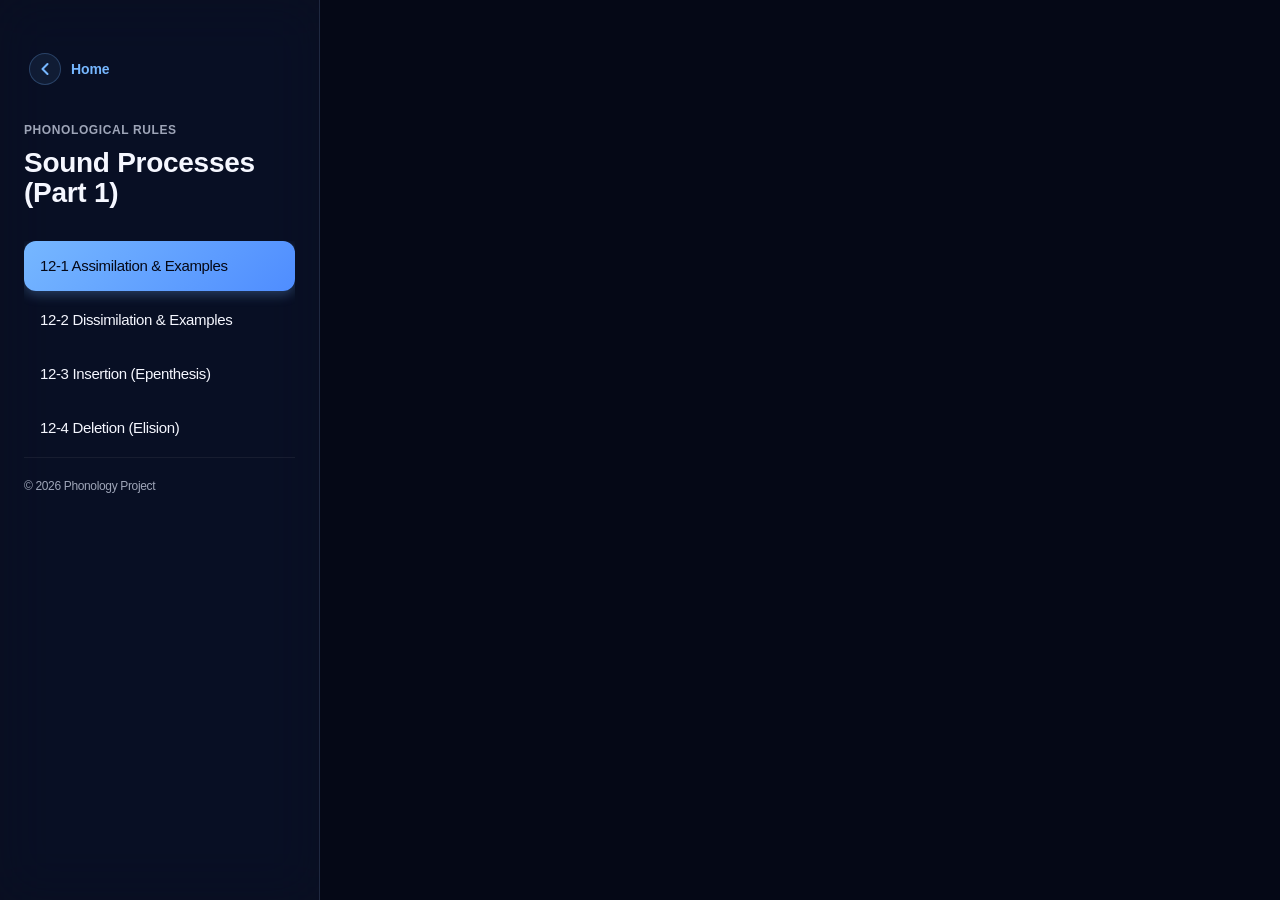
<file: toc/twelve.html>
<!DOCTYPE html> 
<html lang="en">
<head>
  <meta charset="UTF-8">
  <meta name="viewport" content="width=device-width, initial-scale=1.0">
  <title> Introduction | Phonology</title>
  <link rel="stylesheet" href="../css/toc/one.css">
</head>
<body>

  <div class="chapter-container">
    <!-- Sidebar -->
    <aside class="sidebar">
      <div class="sidebar-top">
        <a href="../index.html" class="back-btn">
  <div class="back-icon">
    <svg width="20" height="20" viewBox="0 0 24 24" fill="none" xmlns="http://www.w3.org/2000/svg">
      <path d="M15 18L9 12L15 6" stroke="currentColor" stroke-width="2.5" stroke-linecap="round" stroke-linejoin="round"/>
    </svg>
  </div>
  <span>Home</span>
</a>
        <div class="header-section">
  <span class="eyebrow">Phonological Rules</span>
  <h1 class="chapter-title">Sound Processes (Part 1)</h1>
</div>

<nav class="side-nav">
  <a href="#sec12-1" class="nav-item active">12-1 Assimilation & Examples</a>
  <a href="#sec12-2" class="nav-item">12-2 Dissimilation & Examples</a>
  <a href="#sec12-3" class="nav-item">12-3 Insertion (Epenthesis)</a>
  <a href="#sec12-4" class="nav-item">12-4 Deletion (Elision)</a>
</nav>

      <div class="sidebar-footer">
        <p>© 2026 Phonology Project</p>
      </div>
    </aside>

    <!-- Main Content -->
    <main class="content-area">
      
    </main>

  </div>

<script src="../js/toc/one.js"></script>
</body>
</html>
</file>
<file: css/style.css>
:root {
  --bg: #050816;
  --bg-soft: rgba(12, 18, 38, 0.72);
  --card: rgba(17, 24, 46, 0.72);
  --card-strong: rgba(22, 31, 59, 0.88);
  --border: rgba(172, 201, 255, 0.14);
  --text: #f5f7ff;
  --muted: rgba(230, 238, 255, 0.68);
  --accent: #76b7ff;
  --accent-2: #9be1ff;
  --accent-deep: #4f8dff;
  --shadow: 0 20px 60px rgba(0, 0, 0, 0.35);
  --radius-xl: 30px;
  --radius-lg: 24px;
  --radius-md: 18px;
  --font: -apple-system, BlinkMacSystemFont, "SF Pro Display", "Segoe UI",
          Inter, "Helvetica Neue", Arial, sans-serif;
}

* {
  box-sizing: border-box;
}

html {
  scroll-behavior: smooth;
}

body {
  margin: 0;
  font-family: var(--font);
  background:
    radial-gradient(circle at top, rgba(75, 130, 255, 0.16), transparent 35%),
    radial-gradient(circle at 20% 20%, rgba(120, 226, 255, 0.10), transparent 30%),
    linear-gradient(180deg, #050816 0%, #070c1d 45%, #04070f 100%);
  color: var(--text);
  min-height: 100vh;
  overflow-x: hidden;
}

a {
  color: inherit;
  text-decoration: none;
}

.bg-orb {
  position: fixed;
  border-radius: 50%;
  filter: blur(40px);
  opacity: 0.35;
  pointer-events: none;
  z-index: 0;
}

.orb-1 {
  width: 280px;
  height: 280px;
  background: rgba(100, 175, 255, 0.25);
  top: -70px;
  left: -40px;
}

.orb-2 {
  width: 320px;
  height: 320px;
  background: rgba(145, 228, 255, 0.18);
  right: -80px;
  top: 140px;
}

.orb-3 {
  width: 240px;
  height: 240px;
  background: rgba(79, 141, 255, 0.18);
  bottom: 30px;
  left: 18%;
}

.navbar {
  position: sticky;
  top: 0;
  z-index: 20;
  backdrop-filter: blur(22px);
  -webkit-backdrop-filter: blur(22px);
  background: rgba(5, 8, 22, 0.55);
  border-bottom: 1px solid rgba(255, 255, 255, 0.06);
}

.nav-content {
  max-width: 1180px;
  margin: 0 auto;
  padding: 18px 24px;
  display: flex;
  align-items: center;
  /* Changed from space-between to center */
  justify-content: center; 
}

.logo {
  font-size: 1.05rem;
  font-weight: 700;
  letter-spacing: 0.2px;
  text-decoration: none; /* Added to ensure no underline */
  color: inherit; /* Keeps your existing text color */
}


.page {
  position: relative;
  z-index: 1;
  max-width: 1180px;
  margin: 0 auto;
  padding: 34px 24px 80px;
}

.hero-card,
.cta-strip,
.bento-card {
  border: 1px solid var(--border);
  background: linear-gradient(180deg, rgba(21, 30, 58, 0.78), rgba(11, 16, 33, 0.82));
  box-shadow: var(--shadow);
  border-radius: var(--radius-xl);
}

.hero-card {
  display: grid;
  grid-template-columns: 1.15fr 0.85fr;
  gap: 28px;
  padding: 34px;
  min-height: 520px;
  overflow: hidden;
}

.hero-copy {
  display: flex;
  flex-direction: column;
  justify-content: center;
  padding: 14px 4px;
}

.eyebrow {
  display: inline-flex;
  width: fit-content;
  padding: 7px 12px;
  border-radius: 999px;
  background: rgba(118, 183, 255, 0.12);
  border: 1px solid rgba(165, 210, 255, 0.14);
  color: var(--accent-2);
  font-size: 0.82rem;
  font-weight: 600;
  letter-spacing: 0.02em;
}

.hero-copy h1 {
  font-size: clamp(3rem, 6vw, 5.2rem);
  line-height: 0.96;
  margin: 18px 0 18px;
  letter-spacing: -0.05em;
}

.hero-copy p {
  max-width: 560px;
  font-size: 1.08rem;
  line-height: 1.7;
  color: var(--muted);
  margin: 0 0 28px;
}

.hero-actions {
  display: flex;
  flex-wrap: wrap;
  gap: 14px;
}

.btn {
  display: inline-flex;
  align-items: center;
  justify-content: center;
  min-height: 48px;
  padding: 0 18px;
  border-radius: 999px;
  font-weight: 600;
  transition: transform 0.25s ease, box-shadow 0.25s ease, background 0.25s ease;
}

.btn:hover {
  transform: translateY(-2px);
}

.btn-primary {
  background: linear-gradient(135deg, var(--accent), var(--accent-deep));
  color: #06111f;
  box-shadow: 0 16px 30px rgba(79, 141, 255, 0.24);
}

.btn-secondary {
  background: rgba(255, 255, 255, 0.05);
  border: 1px solid rgba(255, 255, 255, 0.08);
  color: var(--text);
}

.hero-visual {
  display: grid;
  grid-template-rows: 1fr auto;
  gap: 18px;
  align-items: stretch;
}

.glass-panel {
  border-radius: 28px;
  background: linear-gradient(180deg, rgba(255, 255, 255, 0.08), rgba(255, 255, 255, 0.03));
  border: 1px solid rgba(195, 225, 255, 0.12);
  backdrop-filter: blur(18px);
  -webkit-backdrop-filter: blur(18px);
  box-shadow: inset 0 1px 0 rgba(255, 255, 255, 0.06);
}

.ipa-panel {
  display: grid;
  grid-template-columns: repeat(2, 1fr);
  gap: 12px;
  padding: 22px;
  place-items: center;
  align-content: center;
  min-height: 320px;
}

.ipa-panel span {
  font-size: clamp(1.9rem, 4vw, 3.3rem);
  font-weight: 700;
  letter-spacing: -0.06em;
  color: rgba(240, 248, 255, 0.9);
  text-shadow: 0 0 20px rgba(123, 193, 255, 0.28);
}

.glow-panel {
  padding: 18px 20px;
  min-height: 120px;
}

.mini-label {
  font-size: 0.88rem;
  color: var(--muted);
  margin-bottom: 12px;
}

.wave-line {
  height: 58px;
  border-radius: 999px;
  background:
    linear-gradient(90deg, transparent, rgba(118, 183, 255, 0.55), rgba(155, 225, 255, 0.85), rgba(118, 183, 255, 0.55), transparent);
  mask: linear-gradient(180deg, transparent, black 25%, black 75%, transparent);
  position: relative;
  overflow: hidden;
}

.wave-line::after {
  content: "";
  position: absolute;
  inset: 0;
  background: radial-gradient(circle at 20% 50%, rgba(255,255,255,0.18), transparent 18%);
  animation: drift 5s linear infinite;
}

.cta-strip {
  margin: 22px 0;
  padding: 24px 28px;
  display: flex;
  align-items: center;
  justify-content: space-between;
  gap: 18px;
  background: linear-gradient(135deg, rgba(18, 28, 57, 0.9), rgba(9, 16, 33, 0.95));
}

.cta-strip h2 {
  margin: 10px 0 8px;
  font-size: clamp(1.4rem, 2.4vw, 2rem);
  letter-spacing: -0.03em;
}

.cta-strip p {
  margin: 0;
  color: var(--muted);
}

.bento-grid {
  display: grid;
  grid-template-columns: repeat(4, minmax(0, 1fr));
  gap: 18px;
  margin-top: 18px;
}

.bento-card {
  padding: 24px;
  min-height: 190px;
  background:
    linear-gradient(180deg, rgba(20, 28, 54, 0.88), rgba(10, 15, 31, 0.92));
  transition: transform 0.28s ease, border-color 0.28s ease, background 0.28s ease;
}

.bento-card:hover {
  transform: translateY(-4px);
  border-color: rgba(165, 210, 255, 0.24);
  background: linear-gradient(180deg, rgba(25, 36, 70, 0.92), rgba(10, 16, 34, 0.96));
}

.bento-card.wide {
  grid-column: span 2;
}

.num {
  display: inline-block;
  color: rgba(150, 184, 236, 0.8);
  font-size: 0.84rem;
  font-weight: 700;
  letter-spacing: 0.08em;
  margin-bottom: 12px;
}

.bento-card h3 {
  font-size: 1.4rem;
  margin: 0 0 10px;
  letter-spacing: -0.03em;
}

.bento-card p {
  margin: 0;
  color: var(--muted);
  line-height: 1.65;
}

.reveal {
  opacity: 0;
  transform: translateY(18px);
}

.reveal.show {
  opacity: 1;
  transform: translateY(0);
  transition: opacity 0.7s ease, transform 0.7s ease;
}

@keyframes drift {
  0% { transform: translateX(-20%); opacity: 0.65; }
  50% { opacity: 1; }
  100% { transform: translateX(20%); opacity: 0.65; }
}

@media (max-width: 980px) {
  .hero-card {
    grid-template-columns: 1fr;
  }

  .bento-grid {
    grid-template-columns: repeat(2, minmax(0, 1fr));
  }

  .bento-card.wide {
    grid-column: span 2;
  }
}

@media (max-width: 720px) {
  .nav-content {
    flex-wrap: wrap;
    justify-content: center;
  }

  .nav-links {
    order: 3;
    width: 100%;
    justify-content: center;
  }

  .page {
    padding-inline: 16px;
  }

  .hero-card,
  .cta-strip {
    padding: 22px;
    border-radius: 24px;
  }

  .hero-copy h1 {
    font-size: clamp(2.5rem, 12vw, 4rem);
  }

  .bento-grid {
    grid-template-columns: 1fr;
  }

  .bento-card.wide {
    grid-column: span 1;
  }

  .cta-strip {
    flex-direction: column;
    align-items: flex-start;
  }
}

/* TOC SECTION */
.toc-section {
  margin-top: 28px;
  padding: 28px;
  border-radius: var(--radius-xl);
  border: 1px solid var(--border);
  background: linear-gradient(180deg, rgba(18, 26, 52, 0.9), rgba(9, 14, 30, 0.95));
  box-shadow: var(--shadow);
}

.toc-header {
  margin-bottom: 22px;
}

.toc-header h2 {
  font-size: clamp(1.6rem, 3vw, 2.2rem);
  margin: 10px 0 8px;
  letter-spacing: -0.03em;
}

.toc-header p {
  color: var(--muted);
  margin: 0;
}

/* LIST */
.toc-list {
  display: flex;
  flex-direction: column;
  gap: 14px;
}

/* ITEM */
.toc-item {
  display: flex;
  justify-content: space-between;
  align-items: center;
  padding: 18px 20px;
  border-radius: var(--radius-lg);
  background: rgba(255, 255, 255, 0.03);
  border: 1px solid rgba(170, 200, 255, 0.08);
  transition: all 0.25s ease;
}

.toc-item:hover {
  transform: translateY(-2px);
  background: rgba(118, 183, 255, 0.08);
  border-color: rgba(165, 210, 255, 0.25);
}

/* LEFT SIDE */
.toc-left {
  display: flex;
  gap: 16px;
  align-items: center;
}

.toc-num {
  display: flex;
  align-items: center;
  justify-content: center;

  width: 38px;
  height: 38px;

  font-weight: 700;
  font-size: 0.85rem;

  color: var(--accent-2);

  border-radius: 50%;

  background: linear-gradient(
    135deg,
    rgba(118, 183, 255, 0.18),
    rgba(155, 225, 255, 0.08)
  );

  border: 1px solid rgba(165, 210, 255, 0.25);

  box-shadow: 
    inset 0 1px 0 rgba(255,255,255,0.08),
    0 6px 14px rgba(0,0,0,0.25);

  flex-shrink: 0;
}

.toc-item:hover .toc-num {
  transform: scale(1.08);
  box-shadow: 
    0 10px 20px rgba(79, 141, 255, 0.25),
    inset 0 1px 0 rgba(255,255,255,0.1);
}

.toc-item h3 {
  margin: 0;
  font-size: 1.2rem;
  letter-spacing: -0.02em;
}

.toc-item p {
  margin: 4px 0 0;
  font-size: 0.95rem;
  color: var(--muted);
}

/* ARROW */
.toc-arrow {
  display: flex;
  align-items: center;
  justify-content: center;

  width: 34px;
  height: 34px;

  border-radius: 50%;

  background: rgba(255, 255, 255, 0.03);
  border: 1px solid rgba(170, 200, 255, 0.12);

  transition: all 0.25s ease;
}

.toc-arrow svg {
  width: 16px;
  height: 16px;

  stroke: var(--accent-2);
  stroke-width: 2;
  stroke-linecap: round;
  stroke-linejoin: round;

  transition: transform 0.25s ease;
}

.toc-item:hover .toc-arrow {
  background: rgba(118, 183, 255, 0.12);
  border-color: rgba(165, 210, 255, 0.25);
}

.toc-item:hover .toc-arrow svg {
  transform: translateX(4px);
}

/* HIGHLIGHT (05–06) */
.toc-item.highlight {
  background: linear-gradient(
    135deg,
    rgba(118, 183, 255, 0.15),
    rgba(155, 225, 255, 0.08)
  );
  border-color: rgba(155, 225, 255, 0.3);
}

/* QUOTE PANEL */
.quote-panel {
  padding: 20px;
  min-height: 140px;
  display: flex;
  flex-direction: column;
  justify-content: space-between;
}

.quote-text {
  font-size: 1rem;
  line-height: 1.6;
  color: var(--text);
  opacity: 0.9;
  transition: opacity 0.4s ease, transform 0.4s ease;
}

.quote-author {
  font-size: 0.85rem;
  color: var(--muted);
  margin-top: 10px;
}

/* animation */
.fade-out {
  opacity: 0;
  transform: translateY(6px);
}

.fade-in {
  opacity: 1;
  transform: translateY(0);
}
</file>
<file: css/toc/under-progress.css>
/* Project: Under Progress - Apple Minimalist Theme
  Author: Gemini AI
*/

/* 1. Reset & Base Styles */
* {
  margin: 0;
  padding: 0;
  box-sizing: border-box;
  -webkit-font-smoothing: antialiased; /* Smoother text rendering */
  -moz-osx-font-smoothing: grayscale;
}

body {
  /* Deep black background characteristic of Apple's Dark Mode */
  background-color: #000000;
  height: 100vh;
  display: flex;
  align-items: center;
  justify-content: center;
  /* System fonts for that native "Apple" feel */
  font-family: -apple-system, BlinkMacSystemFont, "SF Pro Display", "SF Pro Text", "Helvetica Neue", sans-serif;
  color: #ffffff;
  overflow: hidden;
}

/* 2. Layout Container */
.container {
  text-align: center;
  padding: 40px;
  max-width: 600px;
  animation: fadeIn 1.2s cubic-bezier(0.4, 0, 0.2, 1);
}

/* 3. The SVG Icon & Animation */
.icon-wrapper {
  margin-bottom: 32px;
  display: flex;
  justify-content: center;
}

.progress-svg {
  width: 56px;
  height: 56px;
  /* Vivid Apple Blue */
  color: #007AFF; 
  animation: rotate 2.5s linear infinite;
  /* Subtle glow to add depth */
  filter: drop-shadow(0 0 12px rgba(0, 122, 255, 0.45));
}

/* 4. Typography with Gradient Mask */
.status-text {
  font-size: 3rem;
  font-weight: 600;
  letter-spacing: -0.03em; /* Tighter tracking for a modern look */
  line-height: 1.1;
  margin-bottom: 12px;
  
  /* Gradient Clipping Technique */
  background: linear-gradient(180deg, #ffffff 0%, #8e8e93 100%);
  -webkit-background-clip: text;
  background-clip: text;
  -webkit-text-fill-color: transparent;
  color: transparent; /* Fallback for older browsers */
}

.sub-text {
  font-size: 1.2rem;
  font-weight: 400;
  color: #86868b; /* Mid-gray subtext for hierarchy */
  max-width: 300px;
  margin: 0 auto;
  line-height: 1.5;
}

/* 5. Keyframes */

/* Smooth, infinite rotation for the progress icon */
@keyframes rotate {
  from {
    transform: rotate(0deg);
  }
  to {
    transform: rotate(360deg);
  }
}

/* Subtle entrance animation (Slide up + Fade in) */
@keyframes fadeIn {
  from {
    opacity: 0;
    transform: translateY(20px);
  }
  to {
    opacity: 1;
    transform: translateY(0);
  }
}

/* 6. Responsive Adjustments */
@media (max-width: 480px) {
  .status-text {
    font-size: 2.2rem;
  }
  .sub-text {
    font-size: 1rem;
  }
}
</file>
<file: css/toc/one.css>
/* ==========================================================================
   @group 01. TOKENS & VARIABLES
   ========================================================================== */

:root {
  --bg: #050816;
  --bg-soft: rgba(12, 18, 38, 0.72);
  --card: rgba(17, 24, 46, 0.72);
  --card-strong: rgba(22, 31, 59, 0.88);
  --border: rgba(172, 201, 255, 0.14);
  --text: #f5f7ff;
  --muted: rgba(230, 238, 255, 0.68);
  --accent: #76b7ff;
  --accent-2: #9be1ff;
  --accent-deep: #4f8dff;
  --shadow: 0 20px 60px rgba(0, 0, 0, 0.35);
  --radius-xl: 30px;
  --radius-lg: 24px;
  --radius-md: 18px;
  --font:
    -apple-system, BlinkMacSystemFont, "SF Pro Display", "Segoe UI", Inter,
    "Helvetica Neue", Arial, sans-serif;
  --apple-bg: #050816;
  --apple-blue: #76b7ff;
  --apple-blue-hover: #9be1ff;
  --text-main: #f5f7ff;
  --text-sub: rgba(230, 238, 255, 0.68);
  --glass: rgba(12, 18, 38, 0.72);
  --glass-border: rgba(172, 201, 255, 0.14);
  --sidebar-w: 320px;
  --card-shadow: 0 8px 30px rgba(0, 0, 0, 0.22);
  --card-hover: 0 20px 40px rgba(0, 0, 0, 0.3);
  --easing: cubic-bezier(0.4, 0, 0.2, 1);
}

/* ==========================================================================
   @group 02. RESET & BASE
   ========================================================================== */

* {
  box-sizing: border-box;
  margin: 0;
  padding: 0;
  -webkit-font-smoothing: antialiased;
}
body {
  font-family:
    -apple-system, BlinkMacSystemFont, "SF Pro Text", "SF Pro Display",
    "Helvetica Neue", sans-serif;
  background: var(--apple-bg);
  color: var(--text-main);
  line-height: 1.47059;
  letter-spacing: -0.022em;
}

/* ==========================================================================
   @group 03. LAYOUT STRUCTURE
   ========================================================================== */

.chapter-container {
  display: flex;
  min-height: 100vh;
}

.content-area {
  margin-left: var(--sidebar-w);
  flex: 1;
  padding: 100px 80px;
  max-width: 1000px;
  transition: all 0.5s var(--easing);
}

.materi-section {
  display: none;
  opacity: 0;
  transform: scale(0.98) translateY(10px);
  transition: all 0.5s var(--easing);
}
.materi-section.active {
  display: block;
  opacity: 1;
  transform: scale(1) translateY(0);
}

/* ==========================================================================
   @group 04. SIDEBAR NAVIGATION
   ========================================================================== */

.sidebar {
  width: var(--sidebar-w);
  height: 100vh;
  position: fixed;
  background: var(--glass);
  backdrop-filter: blur(25px) saturate(180%);
  -webkit-backdrop-filter: blur(25px) saturate(180%);
  border-right: 1px solid var(--border);
  padding: 48px 24px;
  display: flex;
  flex-direction: column;
  z-index: 100;
}
.sidebar-top {
  position: relative;
  pointer-events: auto;
}

.side-nav {
  flex: 1;
  overflow-y: auto;
  -ms-overflow-style: none;
  scrollbar-width: none;
}
.side-nav::-webkit-scrollbar {
  display: none;
}
.nav-item {
  display: block;
  padding: 14px 16px;
  color: var(--text-main);
  text-decoration: none;
  border-radius: 12px;
  margin-bottom: 4px;
  font-size: 15px;
  font-weight: 500;
  transition: all 0.3s var(--easing);
  position: relative;
}
.nav-item:hover {
  background: rgba(255, 255, 255, 0.05);
}
.nav-item.active {
  background: linear-gradient(135deg, var(--accent), var(--accent-deep));
  color: #050816;
  box-shadow: 0 4px 12px rgba(118, 183, 255, 0.28);
}
.sidebar-footer {
  font-size: 12px;
  color: var(--text-sub);
  padding-top: 20px;
  border-top: 1px solid rgba(255, 255, 255, 0.06);
}
/* ==========================================================================
   @group 05. UI COMPONENTS (Buttons, Text, Icons)
   ========================================================================== */

.back-btn {
  display: inline-flex;
  align-items: center;
  gap: 10px;
  color: var(--accent);
  text-decoration: none;
  font-size: 14px;
  font-weight: 600;
  margin-bottom: 32px;
  transition: all 0.3s var(--easing);
  position: relative;
  z-index: 101;
  cursor: pointer;
  padding: 5px;
}
.back-icon {
  width: 32px;
  height: 32px;
  display: flex;
  align-items: center;
  justify-content: center;
  border-radius: 50%;
  border: 1.5px solid rgba(118, 183, 255, 0.25);
  background: rgba(118, 183, 255, 0.08);
  transition: all 0.3s var(--easing);
}
.back-btn:hover {
  transform: translateX(-4px);
}
.back-btn:hover .back-icon {
  background: var(--accent);
  border-color: var(--accent);
  color: #050816;
  box-shadow: 0 4px 12px rgba(118, 183, 255, 0.3);
}
.back-btn span {
  letter-spacing: -0.01em;
}

.eyebrow {
  font-size: 12px;
  font-weight: 600;
  text-transform: uppercase;
  color: var(--text-sub);
  letter-spacing: 0.05em;
  margin-bottom: 8px;
  display: block;
}
.chapter-title {
  font-size: 28px;
  margin-bottom: 32px;
  font-weight: 700;
  line-height: 1.1;
  letter-spacing: -0.01em;
  color: var(--text-main);
}

h2 {
  font-size: 40px;
  margin: 16px 0 32px;
  font-weight: 700;
  letter-spacing: -0.02em;
  color: var(--text-main);
}
.btn-icon {
  width: 32px;
  height: 32px;
  border-radius: 9px;
  display: flex;
  align-items: center;
  justify-content: center;
  color: #fff;
  flex-shrink: 0;
}

.section-header {
  position: relative;
  margin-bottom: 48px;
  display: flex;
  justify-content: space-between;
  align-items: flex-end;
  overflow: hidden;
}
.header-content {
  position: relative;
  z-index: 2;
}
.main-heading {
  font-size: 48px;
  font-weight: 800;
  color: var(--text-main);
  letter-spacing: -0.04em;
  margin: 12px 0 8px 0;
  line-height: 1;
}
.section-subtitle {
  font-size: 18px;
  color: var(--text-sub);
  font-weight: 400;
  letter-spacing: -0.01em;
}
.header-number {
  position: absolute;
  right: -10px;
  bottom: -20px;
  font-size: 120px;
  font-weight: 900;
  color: rgba(255, 255, 255, 0.03);
  user-select: none;
  pointer-events: none;
  line-height: 1;
}
.section-badge {
  background: rgba(0, 113, 227, 0.1);
  color: var(--apple-blue);
  padding: 6px 14px;
  border-radius: 99px;
  font-size: 12px;
  font-weight: 600;
}

/* ==========================================================================
   @group 05B. SECTION CONTENT CARDS
   ========================================================================== */

.section-body {
  display: grid;
  gap: 22px;
}

.glass-card {
  background: rgba(255, 255, 255, 0.03);
  border: 1px solid rgba(172, 201, 255, 0.12);
  border-radius: 24px;
  padding: 26px;
  box-shadow: var(--card-shadow);
  backdrop-filter: blur(18px) saturate(160%);
  -webkit-backdrop-filter: blur(18px) saturate(160%);
}

.intro-card {
  padding: 30px;
}

.lead-text {
  font-size: 18px;
  line-height: 1.7;
  color: var(--text-main);
  margin-bottom: 24px;
  letter-spacing: -0.01em;
}

.key-points {
  display: grid;
  gap: 16px;
}

.key-point {
  display: grid;
  grid-template-columns: 42px 1fr;
  gap: 14px;
  align-items: start;
  padding: 16px 0;
  border-top: 1px solid rgba(255, 255, 255, 0.06);
}

.key-point:first-child {
  border-top: 0;
  padding-top: 0;
}

.key-icon {
  width: 42px;
  height: 42px;
  border-radius: 14px;
  display: grid;
  place-items: center;
  background: rgba(118, 183, 255, 0.08);
  border: 1px solid rgba(118, 183, 255, 0.18);
  color: var(--apple-blue);
}

.key-icon svg {
  width: 20px;
  height: 20px;
}

.key-point h3 {
  font-size: 16px;
  line-height: 1.3;
  margin-bottom: 4px;
  color: var(--text-main);
}

.key-point p {
  font-size: 14px;
  line-height: 1.6;
  color: var(--text-sub);
}

.split-grid {
  display: grid;
  grid-template-columns: repeat(2, minmax(0, 1fr));
  gap: 22px;
}

.content-card h3 {
  font-size: 22px;
  line-height: 1.2;
  margin: 10px 0 18px;
  letter-spacing: -0.02em;
}

.card-topline {
  display: flex;
  align-items: center;
  justify-content: flex-start;
}

.mini-badge {
  display: inline-flex;
  align-items: center;
  padding: 6px 12px;
  border-radius: 999px;
  font-size: 12px;
  font-weight: 600;
  letter-spacing: 0.02em;
  color: var(--apple-blue);
  background: rgba(118, 183, 255, 0.08);
  border: 1px solid rgba(118, 183, 255, 0.16);
}

.stack-list,
.compare-list {
  display: grid;
  gap: 14px;
}

.stack-item,
.compare-item {
  padding: 16px;
  border-radius: 18px;
  background: rgba(255, 255, 255, 0.03);
  border: 1px solid rgba(255, 255, 255, 0.06);
}

.stack-item {
  display: grid;
  grid-template-columns: 10px 1fr;
  gap: 12px;
  align-items: start;
}

.stack-dot {
  width: 10px;
  height: 10px;
  margin-top: 7px;
  border-radius: 999px;
  background: linear-gradient(135deg, var(--apple-blue), var(--accent-2));
  box-shadow: 0 0 0 4px rgba(118, 183, 255, 0.12);
}

.stack-item strong,
.compare-title {
  display: block;
  font-size: 15px;
  line-height: 1.35;
  color: var(--text-main);
  margin-bottom: 4px;
}

.stack-item p,
.compare-item p {
  font-size: 14px;
  line-height: 1.6;
  color: var(--text-sub);
}

.source-line {
  display: inline-flex;
  align-items: center;
  gap: 8px;
  margin-top: 18px;
  font-size: 12px;
  color: var(--text-sub);
}

.source-label {
  padding: 5px 10px;
  border-radius: 999px;
  background: rgba(255, 255, 255, 0.05);
  border: 1px solid rgba(255, 255, 255, 0.06);
  color: var(--text-main);
}

.content-explainer {
  font-size: 14.5px;
  line-height: 1.7;
  color: var(--text-sub);
  margin: 6px 0 18px;
  letter-spacing: -0.01em;
  max-width: 92%;
}

@media (max-width: 768px) {
  .split-grid {
    grid-template-columns: 1fr;
  }

  .glass-card {
    padding: 20px;
  }

  .lead-text {
    font-size: 16px;
  }

  .content-card h3 {
    font-size: 19px;
  }
}

/* ==========================================================================
   @group 05C. TRANSITION CARD
   ========================================================================== */

.transition-card {
  margin: 6px 0 6px;
  padding: 18px 22px;
  border-radius: 20px;
  background: linear-gradient(
    135deg,
    rgba(118, 183, 255, 0.08),
    rgba(155, 225, 255, 0.04)
  );
  border: 1px solid rgba(118, 183, 255, 0.18);
  backdrop-filter: blur(16px);
  -webkit-backdrop-filter: blur(16px);
}

.transition-content {
  display: flex;
  align-items: center;
  gap: 14px;
}

.transition-icon {
  width: 36px;
  height: 36px;
  border-radius: 12px;
  display: grid;
  place-items: center;
  background: rgba(118, 183, 255, 0.12);
  border: 1px solid rgba(118, 183, 255, 0.2);
  color: var(--apple-blue);
  flex-shrink: 0;
}

.transition-icon svg {
  width: 18px;
  height: 18px;
}

.transition-text {
  font-size: 14px;
  line-height: 1.6;
  color: var(--text-sub);
  letter-spacing: -0.01em;
}

@media (max-width: 768px) {
  .transition-content {
    align-items: flex-start;
  }

  .transition-text {
    font-size: 13px;
  }
}

/* ==========================================================================
   @group 05D. CONCLUSION CARD
   ========================================================================== */

.conclusion-card {
  margin-top: 28px;
  padding: 26px;
  border-radius: 24px;
  background: rgba(255, 255, 255, 0.035);
  border: 1px solid rgba(255, 255, 255, 0.08);
  box-shadow: var(--card-shadow);
  backdrop-filter: blur(18px);
  -webkit-backdrop-filter: blur(18px);
}

.conclusion-header {
  display: flex;
  align-items: center;
  gap: 12px;
  margin-bottom: 14px;
}

.conclusion-icon {
  width: 38px;
  height: 38px;
  border-radius: 12px;
  display: grid;
  place-items: center;
  background: rgba(118, 183, 255, 0.12);
  border: 1px solid rgba(118, 183, 255, 0.2);
  color: var(--apple-blue);
}

.conclusion-icon svg {
  width: 18px;
  height: 18px;
}

.conclusion-header h3 {
  font-size: 18px;
  font-weight: 600;
  letter-spacing: -0.01em;
  color: var(--text-main);
}

.conclusion-body p {
  font-size: 15px;
  line-height: 1.7;
  color: var(--text-sub);
  margin-bottom: 18px;
}

.conclusion-points {
  display: flex;
  flex-wrap: wrap;
  gap: 10px;
}

.pill {
  padding: 6px 12px;
  border-radius: 999px;
  font-size: 12px;
  font-weight: 500;
  color: var(--text-main);
  background: rgba(118, 183, 255, 0.08);
  border: 1px solid rgba(118, 183, 255, 0.18);
  letter-spacing: 0.02em;
}

@media (max-width: 768px) {
  .conclusion-card {
    padding: 20px;
  }

  .conclusion-body p {
    font-size: 14px;
  }
}


/* ==========================================================================
   @group 06. ANIMATIONS
   ========================================================================== */

   @keyframes modalPop {
  from {
    transform: translateY(10px) scale(0.98);
    opacity: 0;
  }
  to {
    transform: translateY(0) scale(1);
    opacity: 1;
  }
}

/* ==========================================================================
   @group 07. RESPONSIVE QUERIES
   ========================================================================== */

   @media (max-width: 768px) {
  .sidebar {
    width: 80px;
    padding: 20px 10px;
  }
  .chapter-title,
  .eyebrow,
  .nav-item span,
  .sidebar-footer {
    display: none;
  }
  .content-area {
    margin-left: 80px;
    padding: 40px 20px;
  }
  h2 {
    font-size: 28px;
  }
}

/* ==========================================================================
   @group 08B. EXAMPLE CARD MODIFIER
   ========================================================================== */

.example-card {
  border: 1px solid rgba(118, 183, 255, 0.22);
  background: linear-gradient(
    135deg,
    rgba(118, 183, 255, 0.06),
    rgba(255, 255, 255, 0.02)
  );
  position: relative;
  overflow: hidden;
}

/* subtle glow effect for focus */
.example-card::before {
  content: "";
  position: absolute;
  inset: 0;
  background: radial-gradient(
    circle at top left,
    rgba(118, 183, 255, 0.12),
    transparent 60%
  );
  pointer-events: none;
}

/* make content sit above glow */
.example-card > * {
  position: relative;
  z-index: 2;
}

/* ==========================================================================
   @group 08C. EXAMPLE CARD TYPOGRAPHY SPACING
   ========================================================================== */

.example-card .mini-badge {
  display: inline-block;
  margin-bottom: 10px;
}

.example-card h3 {
  margin-top: 0;
  margin-bottom: 14px;
  letter-spacing: -0.02em;
}
</file>
